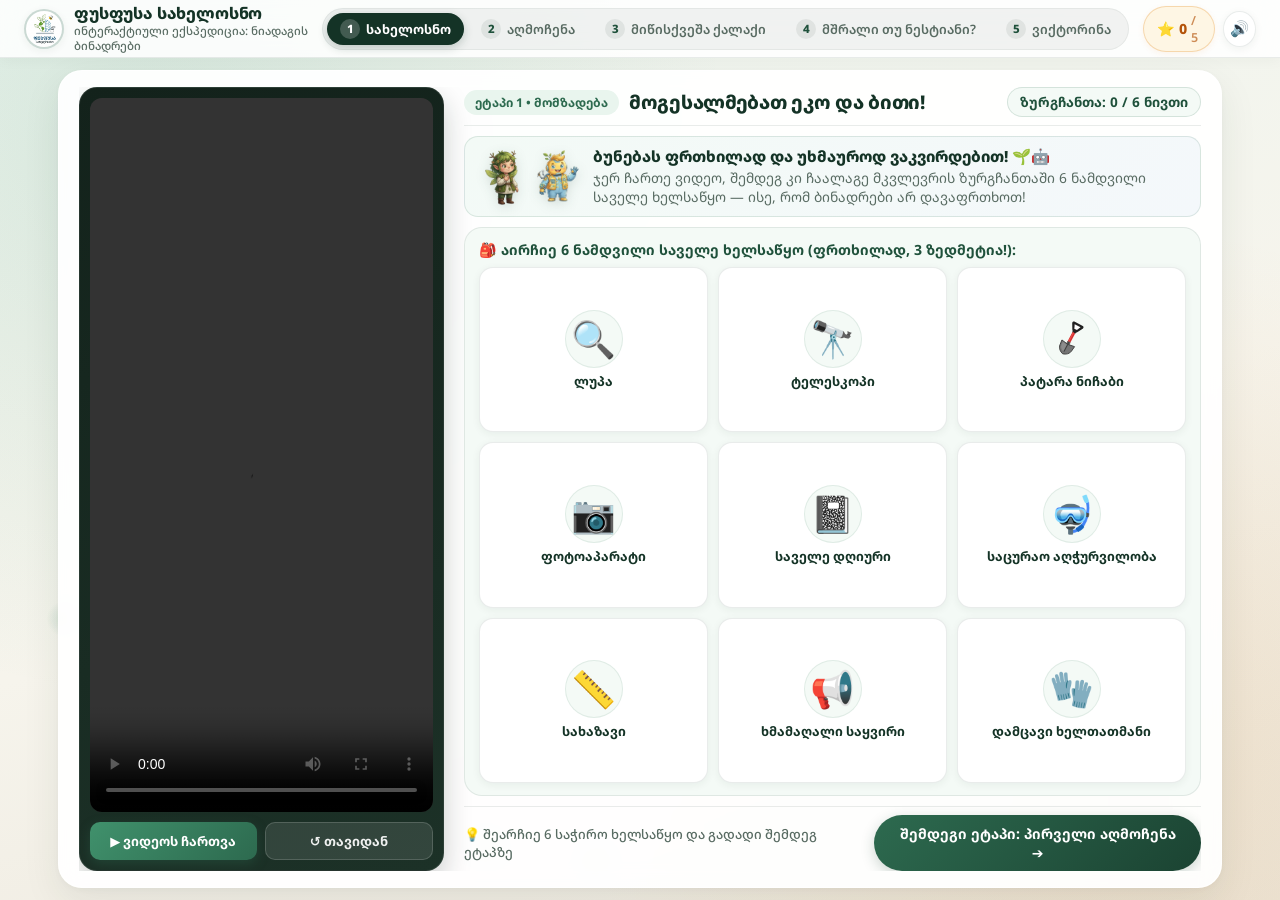
<file: index.html>
<!DOCTYPE html>
<html lang="ka">
<head>
  <meta charset="UTF-8" />
  <meta name="viewport" content="width=device-width, initial-scale=1.0" />
  <title>ფუსფუსა სახელოსნო — ნიადაგის ბინადრები</title>
  <link rel="preconnect" href="https://fonts.googleapis.com" />
  <link rel="preconnect" href="https://fonts.gstatic.com" crossorigin />
  <link href="https://fonts.googleapis.com/css2?family=Noto+Sans+Georgian:wght@400;500;600;700;800;900&display=swap" rel="stylesheet" />
  <link rel="stylesheet" href="style.css" />
</head>
<body>
  <!-- Decorative Floating Bioluminescent Soil Particles -->
  <div class="bg-decor" id="bgDecor"></div>

  <!-- Top Navigation Header -->
  <header class="app-header">
    <div class="brand-box">
      <img src="logo.png" alt="ფუსფუსა სახელოსნო" class="brand-logo" />
      <div class="brand-title">
        <h1>ფუსფუსა სახელოსნო</h1>
        <p>ინტერაქტიული ექსპედიცია: ნიადაგის ბინადრები</p>
      </div>
    </div>

    <nav class="stage-nav" aria-label="ეტაპების ნავიგაცია">
      <button class="stage-btn active" data-stage="1" onclick="goToStage(1)">
        <span class="stage-num">1</span> სახელოსნო
      </button>
      <button class="stage-btn" data-stage="2" onclick="goToStage(2)">
        <span class="stage-num">2</span> აღმოჩენა
      </button>
      <button class="stage-btn" data-stage="3" onclick="goToStage(3)">
        <span class="stage-num">3</span> მიწისქვეშა ქალაქი
      </button>
      <button class="stage-btn" data-stage="4" onclick="goToStage(4)">
        <span class="stage-num">4</span> მშრალი თუ ნესტიანი?
      </button>
      <button class="stage-btn" data-stage="5" onclick="goToStage(5)">
        <span class="stage-num">5</span> ვიქტორინა
      </button>
    </nav>

    <div class="header-controls">
      <div class="score-pill" title="დაგროვებული ვარსკვლავები">
        <span class="star-emoji">⭐</span>
        <span id="starCount">0</span>
        <span class="star-max">/ 5</span>
      </div>
      <button class="icon-btn" id="soundToggleBtn" onclick="toggleSound()" title="ხმოვანი ეფექტების ჩართვა/გამორთვა">
        🔊
      </button>
    </div>
  </header>

  <main class="main-container">
    <!-- ==================== STAGE 1: INTRO ==================== -->
    <section class="stage-section active" id="stage-1">
      <div class="stage-card">
        <div class="split-grid">
          <!-- Large Full-Height Video 1 Column -->
          <div class="video-panel">
            <div class="video-frame-wrapper">
              <video id="video-1" src="1.mp4" controls playsinline preload="metadata"></video>
            </div>
            <div class="video-controls-bar">
              <button class="vid-btn primary" onclick="playStageVideo(1)">▶ ვიდეოს ჩართვა</button>
              <button class="vid-btn secondary" onclick="replayStageVideo(1)">↺ თავიდან</button>
            </div>
          </div>

          <!-- Compact, Rich Interactive Intro Column -->
          <div class="stage-right-col">
            <div class="stage-header-banner">
              <div class="stage-header-left">
                <span class="stage-badge">ეტაპი 1 • მომზადება</span>
                <h2>მოგესალმებათ ეკო და ბითი!</h2>
              </div>
              <div class="stage-progress-counter">
                ზურგჩანთა: <span id="toolsPickedCount">0</span> / 6 ნივთი
              </div>
            </div>

            <div class="mascots-banner">
              <div class="mascot-avatars">
                <img src="დედამიწა.png" alt="ეკო" class="mascot-img" />
                <img src="ტექნოლოგია.png" alt="ბითი" class="mascot-img" />
              </div>
              <div class="mascot-speech">
                <h3>ბუნებას ფრთხილად და უხმაუროდ ვაკვირდებით! 🌱🤖</h3>
                <p id="stage1Speech">
                  ჯერ ჩართე ვიდეო, შემდეგ კი ჩაალაგე მკვლევრის ზურგჩანთაში 6 ნამდვილი საველე ხელსაწყო — ისე, რომ ბინადრები არ დავაფრთხოთ!
                </p>
              </div>
            </div>

            <!-- Interactive Explorer Backpack Tool Selection with Distractors -->
            <div class="tools-selector">
              <div class="section-mini-header">
                <h4>🎒 აირჩიე 6 ნამდვილი საველე ხელსაწყო (ფრთხილად, 3 ზედმეტია!):</h4>
              </div>
              <div class="tool-options">
                <button class="tool-card-btn" onclick="selectExplorerTool(this, 'lupa')">
                  <span class="tool-emoji">🔍</span>
                  <div class="tool-meta">
                    <strong>ლუპა</strong>
                    <span>პატარა ბინადრების ახლოდან დასაკვირვებლად!</span>
                  </div>
                  <span class="tool-badge"></span>
                </button>

                <button class="tool-card-btn" onclick="selectExplorerTool(this, 'telescope')">
                  <span class="tool-emoji">🔭</span>
                  <div class="tool-meta">
                    <strong>ტელესკოპი</strong>
                    <span>ცის საყურებლადაა, მიწაში არ გვჭირდება!</span>
                  </div>
                  <span class="tool-badge"></span>
                </button>

                <button class="tool-card-btn" onclick="selectExplorerTool(this, 'shovel')">
                  <span class="tool-emoji">
                    <svg viewBox="0 0 64 64" width="42" height="42" aria-hidden="true" style="transform: rotate(28deg);">
                      <!-- Black D-Handle -->
                      <path d="M24 5 H40 C42 5 43 7 42 9 L37 18 C36 20 34 21 32 21 C30 21 28 20 27 18 L22 9 C21 7 22 5 24 5 Z" fill="#212121"/>
                      <path d="M26.5 8.5 H37.5 L34.5 15.5 H29.5 Z" fill="#ffffff"/>
                      <rect x="29" y="18" width="6" height="5" rx="1" fill="#212121"/>
                      <!-- Red Shaft -->
                      <rect x="29.5" y="22" width="5" height="19" fill="#d32f2f"/>
                      <rect x="30.5" y="22" width="1.5" height="19" fill="#ef5350"/>
                      <!-- Metal Collar & Spade Blade -->
                      <rect x="29" y="39" width="6" height="5" rx="1" fill="#616161"/>
                      <path d="M20 42 L32 44 L44 42 L43 51 C42.5 56.5 37.5 60.5 32 62 C26.5 60.5 21.5 56.5 21 51 Z" fill="#757575" stroke="#424242" stroke-width="1.5"/>
                      <!-- Blade Highlight & Center Ridge -->
                      <path d="M32 40 V57" stroke="#424242" stroke-width="2" stroke-linecap="round"/>
                      <path d="M23 44 L31 45.5 V58 C26.5 56.5 23.5 53.5 23 49.5 Z" fill="#9e9e9e" opacity="0.55"/>
                    </svg>
                  </span>
                  <div class="tool-meta">
                    <strong>პატარა ნიჩაბი</strong>
                    <span>მიწის ფრთხილად გადასაწევად!</span>
                  </div>
                  <span class="tool-badge"></span>
                </button>

                <button class="tool-card-btn" onclick="selectExplorerTool(this, 'camera')">
                  <span class="tool-emoji">📷</span>
                  <div class="tool-meta">
                    <strong>ფოტოაპარატი</strong>
                    <span>ბინადრების შორიდან გადასაღებად!</span>
                  </div>
                  <span class="tool-badge"></span>
                </button>

                <button class="tool-card-btn" onclick="selectExplorerTool(this, 'diary')">
                  <span class="tool-emoji">📓</span>
                  <div class="tool-meta">
                    <strong>საველე დღიური</strong>
                    <span>აღმოჩენების ჩასანიშნად!</span>
                  </div>
                  <span class="tool-badge"></span>
                </button>

                <button class="tool-card-btn" onclick="selectExplorerTool(this, 'fins')">
                  <span class="tool-emoji">🤿</span>
                  <div class="tool-meta">
                    <strong>საცურაო აღჭურვილობა</strong>
                    <span>წყალში საცურაოდაა, მიწაზე არა!</span>
                  </div>
                  <span class="tool-badge"></span>
                </button>

                <button class="tool-card-btn" onclick="selectExplorerTool(this, 'ruler')">
                  <span class="tool-emoji">📏</span>
                  <div class="tool-meta">
                    <strong>სახაზავი</strong>
                    <span>ბინადრებისა და ნაკვალევის გასაზომად!</span>
                  </div>
                  <span class="tool-badge"></span>
                </button>

                <button class="tool-card-btn" onclick="selectExplorerTool(this, 'horn')">
                  <span class="tool-emoji">📢</span>
                  <div class="tool-meta">
                    <strong>ხმამაღალი საყვირი</strong>
                    <span>ხმაური ბინადრებს დააფრთხობს!</span>
                  </div>
                  <span class="tool-badge"></span>
                </button>

                <button class="tool-card-btn" onclick="selectExplorerTool(this, 'gloves')">
                  <span class="tool-emoji">🧤</span>
                  <div class="tool-meta">
                    <strong>დამცავი ხელთათმანი</strong>
                    <span>მიწასთან უსაფრთხოდ სამუშაოდ!</span>
                  </div>
                  <span class="tool-badge"></span>
                </button>
              </div>
            </div>

            <div class="stage-footer-nav">
              <span class="hint-note">
                💡 შეარჩიე 6 საჭირო ხელსაწყო და გადადი შემდეგ ეტაპზე
              </span>
              <button class="nav-action-btn next-btn" onclick="goToStage(2)">
                შემდეგი ეტაპი: პირველი აღმოჩენა ➔
              </button>
            </div>
          </div>
        </div>
      </div>
    </section>

    <!-- ==================== STAGE 2: FIRST DISCOVERY & SCANNER ==================== -->
    <section class="stage-section" id="stage-2">
      <div class="stage-card">
        <div class="split-grid">
          <!-- Large Full-Height Video 2 Column -->
          <div class="video-panel">
            <div class="video-frame-wrapper">
              <video id="video-2" src="2.mp4" controls playsinline preload="metadata"></video>
            </div>
            <div class="video-controls-bar">
              <button class="vid-btn primary" onclick="playStageVideo(2)">▶ ვიდეოს ჩართვა</button>
              <button class="vid-btn secondary" onclick="replayStageVideo(2)">↺ თავიდან</button>
            </div>
          </div>

          <!-- Scanner Activity Column -->
          <div class="stage-right-col">
            <div class="stage-header-banner">
              <div class="stage-header-left">
                <span class="stage-badge">ეტაპი 2 • პირველი აღმოჩენა</span>
                <h2>ვინ იმალება ნიადაგის ქვეშ?</h2>
              </div>
              <div class="stage-progress-counter">
                ნაპოვნია: <span id="foundCount">0</span> / 10 ბინადარი
              </div>
            </div>

            <div class="mascots-banner">
              <div class="mascot-avatars">
                <img src="დედამიწა.png" alt="ეკო" class="mascot-img" />
                <img src="ტექნოლოგია.png" alt="ბითი" class="mascot-img" />
              </div>
              <div class="mascot-speech">
                <h3>🔍 ნიადაგი ცოცხალი სამყაროა — ყველას თავისი საქმე აქვს!</h3>
                <p>
                  უყურე ვიდეოს, შემდეგ კი დააწკაპუნე მანათობელ წერტილებს (<strong>?</strong>) და აღმოაჩინე ნიადაგის 10 ნამდვილი ბინადარი!
                </p>
              </div>
            </div>

            <!-- Interactive Soil Scanner + Field Diary Split -->
            <div class="scanner-diary-grid">
              <div class="scanner-scene" id="scannerScene" onmousemove="moveScannerLens(event)">
                <div class="grass-strip"></div>
                <div class="scanner-lens" id="scannerLens"></div>

                <!-- 10 Hotspots placed at biologically accurate soil layers -->
                <!-- Soft Soil & Roots Layer -->
                <div class="scanner-hotspot" style="top: 50%; left: 87%;" onclick="discoverCreature(this, 0)">
                  <span class="spot-question">?</span>
                  <div class="spot-creature">
                    <span class="creature-emoji"><img src="ჭიაყელა.jpg" alt="ჭიაყელა" class="worm-photo-icon" /></span>
                    <span class="creature-label">ჭიაყელა</span>
                  </div>
                </div>

                <!-- Surface & Leaf Litter Layer -->
                <div class="scanner-hotspot" style="top: 25%; left: 13%;" onclick="discoverCreature(this, 1)">
                  <span class="spot-question">?</span>
                  <div class="spot-creature">
                    <span class="creature-emoji">🐌</span>
                    <span class="creature-label">ლოკოკინა</span>
                  </div>
                </div>

                <!-- Soft Soil & Roots Layer -->
                <div class="scanner-hotspot" style="top: 52%; left: 42%;" onclick="discoverCreature(this, 2)">
                  <span class="spot-question">?</span>
                  <div class="spot-creature">
                    <span class="creature-emoji">🐜</span>
                    <span class="creature-label">ჭიანჭველა</span>
                  </div>
                </div>

                <!-- Soft Soil & Roots Layer -->
                <div class="scanner-hotspot" style="top: 54%; left: 65%;" onclick="discoverCreature(this, 3)">
                  <span class="spot-question">?</span>
                  <div class="spot-creature">
                    <span class="creature-emoji">🐛</span>
                    <span class="creature-label">ხოჭოს მატლი</span>
                  </div>
                </div>

                <!-- Deep Underground Burrow Layer -->
                <div class="scanner-hotspot" style="top: 80%; left: 72%;" onclick="discoverCreature(this, 4)">
                  <span class="spot-question">?</span>
                  <div class="spot-creature">
                    <span class="creature-emoji"><img src="თხუნელა.png" alt="თხუნელა" class="worm-photo-icon" /></span>
                    <span class="creature-label">თხუნელა</span>
                  </div>
                </div>

                <!-- Upper Soil / Under Leaves Layer -->
                <div class="scanner-hotspot" style="top: 50%; left: 16%;" onclick="discoverCreature(this, 5)">
                  <span class="spot-question">?</span>
                  <div class="spot-creature">
                    <span class="creature-emoji">
                      <svg viewBox="0 0 64 40" width="32" height="22" aria-hidden="true">
                        <!-- Millipede Legs -->
                        <g stroke="#5d4037" stroke-width="2" stroke-linecap="round">
                          <line x1="12" y1="24" x2="9" y2="34"/><line x1="15" y1="24" x2="14" y2="34"/>
                          <line x1="22" y1="23" x2="20" y2="33"/><line x1="25" y1="23" x2="24" y2="33"/>
                          <line x1="32" y1="22" x2="30" y2="32"/><line x1="35" y1="22" x2="34" y2="32"/>
                          <line x1="42" y1="23" x2="40" y2="33"/><line x1="45" y1="23" x2="44" y2="33"/>
                          <line x1="51" y1="24" x2="50" y2="34"/><line x1="54" y1="24" x2="55" y2="34"/>
                        </g>
                        <!-- Segmented Body -->
                        <circle cx="13" cy="20" r="6" fill="#bf360c"/>
                        <circle cx="22" cy="18" r="6.5" fill="#d84315"/>
                        <circle cx="32" cy="17" r="6.5" fill="#e64a19"/>
                        <circle cx="42" cy="18" r="6.5" fill="#d84315"/>
                        <circle cx="51" cy="19" r="7" fill="#bf360c"/>
                        <!-- Antennae & Eye -->
                        <path d="M56 15 Q61 9 63 11" fill="none" stroke="#bf360c" stroke-width="2" stroke-linecap="round"/>
                        <path d="M57 18 Q62 15 63 18" fill="none" stroke="#bf360c" stroke-width="2" stroke-linecap="round"/>
                        <circle cx="53.5" cy="17.5" r="1.5" fill="#fff"/>
                      </svg>
                    </span>
                    <span class="creature-label">მრავალფეხა</span>
                  </div>
                </div>

                <!-- Surface & Loose Soil Layer -->
                <div class="scanner-hotspot" style="top: 25%; left: 62%;" onclick="discoverCreature(this, 6)">
                  <span class="spot-question">?</span>
                  <div class="spot-creature">
                    <span class="creature-emoji"><img src="ხოჭო.png" alt="მინდვრის ხოჭო" class="worm-photo-icon" /></span>
                    <span class="creature-label">მინდვრის ხოჭო</span>
                  </div>
                </div>

                <!-- Surface / Sunny Crevices Layer (Reptile) -->
                <div class="scanner-hotspot" style="top: 25%; left: 37%;" onclick="discoverCreature(this, 7)">
                  <span class="spot-question">?</span>
                  <div class="spot-creature">
                    <span class="creature-emoji">🦎</span>
                    <span class="creature-label">ხვლიკი</span>
                  </div>
                </div>

                <!-- Deep Underground Burrow Layer -->
                <div class="scanner-hotspot" style="top: 80%; left: 30%;" onclick="discoverCreature(this, 8)">
                  <span class="spot-question">?</span>
                  <div class="spot-creature">
                    <span class="creature-emoji">🐭</span>
                    <span class="creature-label">მინდვრის თაგვი</span>
                  </div>
                </div>

                <!-- Surface & Leaf Litter Layer -->
                <div class="scanner-hotspot" style="top: 25%; left: 86%;" onclick="discoverCreature(this, 9)">
                  <span class="spot-question">?</span>
                  <div class="spot-creature">
                    <span class="creature-emoji">🦔</span>
                    <span class="creature-label">ზღარბი</span>
                  </div>
                </div>
              </div>

              <!-- Field Diary Notebook Panel -->
              <aside class="field-diary-card" aria-label="ეკოს საველე დღიური">
                <div class="diary-header">
                  <span class="diary-title">📓 საველე დღიური</span>
                  <span class="diary-sub">✍️ აღმოჩენების სია</span>
                </div>
                <div class="diary-entries-list" id="diaryEntriesList">
                  <div class="diary-line" data-slot="0"><span class="line-num">1.</span><span class="line-placeholder">• • • • • • • • •</span></div>
                  <div class="diary-line" data-slot="1"><span class="line-num">2.</span><span class="line-placeholder">• • • • • • • • •</span></div>
                  <div class="diary-line" data-slot="2"><span class="line-num">3.</span><span class="line-placeholder">• • • • • • • • •</span></div>
                  <div class="diary-line" data-slot="3"><span class="line-num">4.</span><span class="line-placeholder">• • • • • • • • •</span></div>
                  <div class="diary-line" data-slot="4"><span class="line-num">5.</span><span class="line-placeholder">• • • • • • • • •</span></div>
                  <div class="diary-line" data-slot="5"><span class="line-num">6.</span><span class="line-placeholder">• • • • • • • • •</span></div>
                  <div class="diary-line" data-slot="6"><span class="line-num">7.</span><span class="line-placeholder">• • • • • • • • •</span></div>
                  <div class="diary-line" data-slot="7"><span class="line-num">8.</span><span class="line-placeholder">• • • • • • • • •</span></div>
                  <div class="diary-line" data-slot="8"><span class="line-num">9.</span><span class="line-placeholder">• • • • • • • • •</span></div>
                  <div class="diary-line" data-slot="9"><span class="line-num">10.</span><span class="line-placeholder">• • • • • • • • •</span></div>
                </div>
              </aside>
            </div>

            <!-- Discovery Info Card -->
            <div class="discovery-info-card" id="discoveryInfoCard">
              <div class="discovery-icon-big" id="discoveryIcon">🔎</div>
              <div>
                <h4 id="discoveryTitle">
                  დააწკაპუნე ნიადაგში მოციმციმე წრეებს!
                </h4>
                <p id="discoveryText">
                  ეკო და ბითი მოგიყვებიან თითოეული აღმოჩენილი ბინადრის საიდუმლოს.
                </p>
              </div>
            </div>

            <div class="stage-footer-nav">
              <button class="nav-action-btn prev-btn" onclick="goToStage(1)">⬅ უკან</button>
              <button class="nav-action-btn next-btn" onclick="goToStage(3)">
                შემდეგი ეტაპი: მიწისქვეშა ქალაქი ➔
              </button>
            </div>
          </div>
        </div>
      </div>
    </section>

    <!-- ==================== STAGE 3: UNDERGROUND CITY ==================== -->
    <section class="stage-section" id="stage-3">
      <div class="stage-card">
        <div class="split-grid">
          <!-- Large Full-Height Video 3 Column -->
          <div class="video-panel">
            <div class="video-frame-wrapper">
              <video id="video-3" src="3.mp4" controls playsinline preload="metadata"></video>
            </div>
            <div class="video-controls-bar">
              <button class="vid-btn primary" onclick="playStageVideo(3)">▶ ვიდეოს ჩართვა</button>
              <button class="vid-btn secondary" onclick="replayStageVideo(3)">↺ თავიდან</button>
            </div>
          </div>

          <!-- Underground City Activity Column -->
          <div class="stage-right-col">
            <div class="stage-header-banner">
              <div class="stage-header-left">
                <span class="stage-badge">ეტაპი 3 • მიწისქვეშა ქალაქი</span>
                <h2>ვინ სად ცხოვრობს?</h2>
              </div>
              <div class="stage-progress-counter">
                <span id="cityPlacedCount">0</span> / 12
              </div>
            </div>

            <!-- Visual Draggable Animal Tokens (12 Real Inhabitants across 3 Floors) -->
            <div class="animal-tray visual-only-tray" id="cityAnimalTray">
              <div class="animal-token visual-token" draggable="true" data-animal="mole" data-tooltip="თხუნელა" aria-label="თხუნელა" ondragstart="dragCityAnimal(event, 'mole')" onclick="selectCityAnimal(this, 'mole')">
                <span><img src="თხუნელა.png" alt="თხუნელა" class="worm-token-img" /></span>
              </div>
              <div class="animal-token visual-token" draggable="true" data-animal="snail" data-tooltip="ლოკოკინა" aria-label="ლოკოკინა" ondragstart="dragCityAnimal(event, 'snail')" onclick="selectCityAnimal(this, 'snail')">
                <span>🐌</span>
              </div>
              <div class="animal-token visual-token" draggable="true" data-animal="ants" data-tooltip="ჭიანჭველა" aria-label="ჭიანჭველა" ondragstart="dragCityAnimal(event, 'ants')" onclick="selectCityAnimal(this, 'ants')">
                <span>🐜</span>
              </div>
              <div class="animal-token visual-token" draggable="true" data-animal="fox" data-tooltip="მელა" aria-label="მელა" ondragstart="dragCityAnimal(event, 'fox')" onclick="selectCityAnimal(this, 'fox')">
                <span>🦊</span>
              </div>
              <div class="animal-token visual-token" draggable="true" data-animal="beetle" data-tooltip="მინდვრის ხოჭო" aria-label="მინდვრის ხოჭო" ondragstart="dragCityAnimal(event, 'beetle')" onclick="selectCityAnimal(this, 'beetle')">
                <span><img src="ხოჭო.png" alt="მინდვრის ხოჭო" class="worm-token-img" /></span>
              </div>
              <div class="animal-token visual-token" draggable="true" data-animal="worm" data-tooltip="ჭიაყელა" aria-label="ჭიაყელა" ondragstart="dragCityAnimal(event, 'worm')" onclick="selectCityAnimal(this, 'worm')">
                <span><img src="ჭიაყელა.jpg" alt="ჭიაყელა" class="worm-token-img" /></span>
              </div>
              <div class="animal-token visual-token" draggable="true" data-animal="lizard" data-tooltip="ხვლიკი" aria-label="ხვლიკი" ondragstart="dragCityAnimal(event, 'lizard')" onclick="selectCityAnimal(this, 'lizard')">
                <span>🦎</span>
              </div>
              <div class="animal-token visual-token" draggable="true" data-animal="mouse" data-tooltip="მინდვრის თაგვი" aria-label="მინდვრის თაგვი" ondragstart="dragCityAnimal(event, 'mouse')" onclick="selectCityAnimal(this, 'mouse')">
                <span>🐭</span>
              </div>
              <div class="animal-token visual-token" draggable="true" data-animal="millipede" data-tooltip="მრავალფეხა" aria-label="მრავალფეხა" ondragstart="dragCityAnimal(event, 'millipede')" onclick="selectCityAnimal(this, 'millipede')">
                <span>
                  <svg viewBox="0 0 64 40" width="32" height="22" aria-hidden="true">
                    <g stroke="#5d4037" stroke-width="2" stroke-linecap="round">
                      <line x1="12" y1="24" x2="9" y2="34"/><line x1="15" y1="24" x2="14" y2="34"/>
                      <line x1="22" y1="23" x2="20" y2="33"/><line x1="25" y1="23" x2="24" y2="33"/>
                      <line x1="32" y1="22" x2="30" y2="32"/><line x1="35" y1="22" x2="34" y2="32"/>
                      <line x1="42" y1="23" x2="40" y2="33"/><line x1="45" y1="23" x2="44" y2="33"/>
                      <line x1="51" y1="24" x2="50" y2="34"/><line x1="54" y1="24" x2="55" y2="34"/>
                    </g>
                    <circle cx="13" cy="20" r="6" fill="#bf360c"/>
                    <circle cx="22" cy="18" r="6.5" fill="#d84315"/>
                    <circle cx="32" cy="17" r="6.5" fill="#e64a19"/>
                    <circle cx="42" cy="18" r="6.5" fill="#d84315"/>
                    <circle cx="51" cy="19" r="7" fill="#bf360c"/>
                    <path d="M56 15 Q61 9 63 11" fill="none" stroke="#bf360c" stroke-width="2" stroke-linecap="round"/>
                    <path d="M57 18 Q62 15 63 18" fill="none" stroke="#bf360c" stroke-width="2" stroke-linecap="round"/>
                    <circle cx="53.5" cy="17.5" r="1.5" fill="#fff"/>
                  </svg>
                </span>
              </div>
              <div class="animal-token visual-token" draggable="true" data-animal="hedgehog" data-tooltip="ზღარბი" aria-label="ზღარბი" ondragstart="dragCityAnimal(event, 'hedgehog')" onclick="selectCityAnimal(this, 'hedgehog')">
                <span>🦔</span>
              </div>
              <div class="animal-token visual-token" draggable="true" data-animal="badger" data-tooltip="მაჩვი" aria-label="მაჩვი" ondragstart="dragCityAnimal(event, 'badger')" onclick="selectCityAnimal(this, 'badger')">
                <span>🦡</span>
              </div>
              <div class="animal-token visual-token" draggable="true" data-animal="larva" data-tooltip="ხოჭოს მატლი" aria-label="ხოჭოს მატლი" ondragstart="dragCityAnimal(event, 'larva')" onclick="selectCityAnimal(this, 'larva')">
                <span>🐛</span>
              </div>
            </div>

            <!-- Interactive 3-Column Photo Board (ქალაქი.jpg) -->
            <div class="city-photo-board">
              <img src="ქალაქი.jpg" alt="მიწისქვეშა ქალაქის ფენები" class="city-bg-img" draggable="false" />
              <div class="city-zones-overlay">
                <!-- Zone 1: Surface & Leaf Litter -->
                <div
                  class="city-photo-zone"
                  data-zone="surface"
                  ondragover="allowCityDrop(event, this)"
                  ondragleave="leaveCityDrop(this)"
                  ondrop="dropOnCityZone(event, this, 'surface')"
                  onclick="placeInCityZone(this, 'surface')"
                >
                  <div class="zone-placed-badges" id="zoneBadges-surface"></div>
                </div>

                <!-- Zone 2: Soft Soil & Root Network -->
                <div
                  class="city-photo-zone"
                  data-zone="roots"
                  ondragover="allowCityDrop(event, this)"
                  ondragleave="leaveCityDrop(this)"
                  ondrop="dropOnCityZone(event, this, 'roots')"
                  onclick="placeInCityZone(this, 'roots')"
                >
                  <div class="zone-placed-badges" id="zoneBadges-roots"></div>
                </div>

                <!-- Zone 3: Deep Underground Burrow -->
                <div
                  class="city-photo-zone"
                  data-zone="deep"
                  ondragover="allowCityDrop(event, this)"
                  ondragleave="leaveCityDrop(this)"
                  ondrop="dropOnCityZone(event, this, 'deep')"
                  onclick="placeInCityZone(this, 'deep')"
                >
                  <div class="zone-placed-badges" id="zoneBadges-deep"></div>
                </div>
              </div>
            </div>

            <!-- Compact 1-Line Explorer's Note for Stage 3 -->
            <div class="explorer-note-card" id="cityNoteCard">
              <div class="explorer-note-tag">📓 მკვლევრის ჩანაწერი</div>
              <p id="cityFeedbackText">
                ბუნების კანონი: <strong>ვისაც როგორი სხეული აქვს, იმ სართულზე ცხოვრობს!</strong> აირჩიე ბინადარი და მოათავსე მის სართულზე.
              </p>
            </div>

            <div class="stage-footer-nav">
              <button class="nav-action-btn prev-btn" onclick="goToStage(2)">⬅ უკან</button>
              <button class="nav-action-btn next-btn" onclick="goToStage(4)">
                შემდეგი ეტაპი: მშრალი თუ ნესტიანი? ➔
              </button>
            </div>
          </div>
        </div>
      </div>
    </section>

    <!-- ==================== STAGE 4: DRY VS MOIST SOIL ==================== -->
    <section class="stage-section" id="stage-4">
      <div class="stage-card">
        <div class="split-grid">
          <!-- Large Full-Height Video 4 Column -->
          <div class="video-panel">
            <div class="video-frame-wrapper">
              <video id="video-4" src="4.mp4" controls playsinline preload="metadata"></video>
            </div>
            <div class="video-controls-bar">
              <button class="vid-btn primary" onclick="playStageVideo(4)">▶ ვიდეოს ჩართვა</button>
              <button class="vid-btn secondary" onclick="replayStageVideo(4)">↺ თავიდან</button>
            </div>
          </div>

          <!-- Habitat Sorting ("Return Home") Column -->
          <div class="stage-right-col">
            <div class="stage-header-banner">
              <div class="stage-header-left">
                <span class="stage-badge">ეტაპი 4 • გარემო</span>
                <h2>დააბრუნე ბინადრები თავიანთ გარემოში ☀️🌧️</h2>
              </div>
              <div class="stage-progress-counter">
                დაბინავებულია: <span id="sortedCount">0</span> / 10
              </div>
            </div>

            <!-- Tray of 10 Soil Creatures to Sort (Visual Tokens — Name on Hover) -->
            <div class="habitat-sort-tray" id="habitatSortTray">
              <button
                class="habitat-token"
                draggable="true"
                data-cid="worm_moist"
                data-tooltip="წვიმის ჭია"
                aria-label="წვიმის ჭია"
                onclick="selectHabitatCreature(this, 'worm_moist')"
                ondragstart="dragHabitatCreature(event, 'worm_moist')"
              >
                <span class="h-token-icon"><img src="ჭიაყელა.jpg" alt="წვიმის ჭია" class="worm-token-img" /></span>
              </button>

              <button
                class="habitat-token"
                draggable="true"
                data-cid="lizard_dry"
                data-tooltip="ხვლიკი"
                aria-label="ხვლიკი"
                onclick="selectHabitatCreature(this, 'lizard_dry')"
                ondragstart="dragHabitatCreature(event, 'lizard_dry')"
              >
                <span class="h-token-icon">🦎</span>
              </button>

              <button
                class="habitat-token"
                draggable="true"
                data-cid="snail_moist"
                data-tooltip="ლოკოკინა"
                aria-label="ლოკოკინა"
                onclick="selectHabitatCreature(this, 'snail_moist')"
                ondragstart="dragHabitatCreature(event, 'snail_moist')"
              >
                <span class="h-token-icon">🐌</span>
              </button>

              <button
                class="habitat-token"
                draggable="true"
                data-cid="field_beetle"
                data-tooltip="მინდვრის ხოჭო"
                aria-label="მინდვრის ხოჭო"
                onclick="selectHabitatCreature(this, 'field_beetle')"
                ondragstart="dragHabitatCreature(event, 'field_beetle')"
              >
                <span class="h-token-icon"><img src="ხოჭო.png" alt="მინდვრის ხოჭო" class="worm-token-img" /></span>
              </button>

              <button
                class="habitat-token"
                draggable="true"
                data-cid="millipede_moist"
                data-tooltip="მრავალფეხა"
                aria-label="მრავალფეხა"
                onclick="selectHabitatCreature(this, 'millipede_moist')"
                ondragstart="dragHabitatCreature(event, 'millipede_moist')"
              >
                <span class="h-token-icon">
                  <svg viewBox="0 0 64 40" width="32" height="22" aria-hidden="true">
                    <g stroke="#5d4037" stroke-width="2" stroke-linecap="round">
                      <line x1="12" y1="24" x2="9" y2="34"/><line x1="15" y1="24" x2="14" y2="34"/>
                      <line x1="22" y1="23" x2="20" y2="33"/><line x1="25" y1="23" x2="24" y2="33"/>
                      <line x1="32" y1="22" x2="30" y2="32"/><line x1="35" y1="22" x2="34" y2="32"/>
                      <line x1="42" y1="23" x2="40" y2="33"/><line x1="45" y1="23" x2="44" y2="33"/>
                      <line x1="51" y1="24" x2="50" y2="34"/><line x1="54" y1="24" x2="55" y2="34"/>
                    </g>
                    <circle cx="13" cy="20" r="6" fill="#bf360c"/>
                    <circle cx="22" cy="18" r="6.5" fill="#d84315"/>
                    <circle cx="32" cy="17" r="6.5" fill="#e64a19"/>
                    <circle cx="42" cy="18" r="6.5" fill="#d84315"/>
                    <circle cx="51" cy="19" r="7" fill="#bf360c"/>
                    <path d="M56 15 Q61 9 63 11" fill="none" stroke="#bf360c" stroke-width="2" stroke-linecap="round"/>
                    <path d="M57 18 Q62 15 63 18" fill="none" stroke="#bf360c" stroke-width="2" stroke-linecap="round"/>
                    <circle cx="53.5" cy="17.5" r="1.5" fill="#fff"/>
                  </svg>
                </span>
              </button>

              <button
                class="habitat-token"
                draggable="true"
                data-cid="tortoise_dry"
                data-tooltip="ხმელეთის კუ"
                aria-label="ხმელეთის კუ"
                onclick="selectHabitatCreature(this, 'tortoise_dry')"
                ondragstart="dragHabitatCreature(event, 'tortoise_dry')"
              >
                <span class="h-token-icon">🐢</span>
              </button>

              <button
                class="habitat-token"
                draggable="true"
                data-cid="hedgehog_moist"
                data-tooltip="ზღარბი"
                aria-label="ზღარბი"
                onclick="selectHabitatCreature(this, 'hedgehog_moist')"
                ondragstart="dragHabitatCreature(event, 'hedgehog_moist')"
              >
                <span class="h-token-icon">🦔</span>
              </button>

              <button
                class="habitat-token"
                draggable="true"
                data-cid="ants_dry"
                data-tooltip="ჭიანჭველა"
                aria-label="ჭიანჭველა"
                onclick="selectHabitatCreature(this, 'ants_dry')"
                ondragstart="dragHabitatCreature(event, 'ants_dry')"
              >
                <span class="h-token-icon">🐜</span>
              </button>

              <button
                class="habitat-token"
                draggable="true"
                data-cid="mouse_moist"
                data-tooltip="მინდვრის თაგვი"
                aria-label="მინდვრის თაგვი"
                onclick="selectHabitatCreature(this, 'mouse_moist')"
                ondragstart="dragHabitatCreature(event, 'mouse_moist')"
              >
                <span class="h-token-icon">🐭</span>
              </button>

              <button
                class="habitat-token"
                draggable="true"
                data-cid="cricket_dry"
                data-tooltip="მინდვრის ჭრიჭინა"
                aria-label="მინდვრის ჭრიჭინა"
                onclick="selectHabitatCreature(this, 'cricket_dry')"
                ondragstart="dragHabitatCreature(event, 'cricket_dry')"
              >
                <span class="h-token-icon">🦗</span>
              </button>
            </div>

            <!-- Two Clean Habitat Drop Zones: Dry & Loose vs. Cool & Moist -->
            <div class="habitat-zones-grid">
              <!-- Zone 1: Dry & Loose Soil -->
              <div
                class="habitat-zone zone-dry"
                id="habitatZoneDry"
                onclick="placeInHabitatZone(this, 'dry')"
                ondragover="allowHabitatDrop(event, this)"
                ondragleave="leaveHabitatDrop(this)"
                ondrop="dropOnHabitatZone(event, this, 'dry')"
              >
                <div class="habitat-zone-header">
                  <span class="hz-weather-icon">☀️</span>
                  <div class="hz-title-box">
                    <h3>მშრალი და ფხვიერი ნიადაგი</h3>
                    <span>მზიანი, თბილი და ფხვიერი მიწის ზედაპირი</span>
                  </div>
                </div>
                <div class="habitat-placed-list" id="habitatPlaced-dry"></div>
              </div>

              <!-- Zone 2: Cool & Moist Soil -->
              <div
                class="habitat-zone zone-moist"
                id="habitatZoneMoist"
                onclick="placeInHabitatZone(this, 'moist')"
                ondragover="allowHabitatDrop(event, this)"
                ondragleave="leaveHabitatDrop(this)"
                ondrop="dropOnHabitatZone(event, this, 'moist')"
              >
                <div class="habitat-zone-header">
                  <span class="hz-weather-icon">🌧️</span>
                  <div class="hz-title-box">
                    <h3>გრილი და ნესტიანი ნიადაგი</h3>
                    <span>სველი ფოთლები, ნესტიანი მიწა და გრილი სოროები</span>
                  </div>
                </div>
                <div class="habitat-placed-list" id="habitatPlaced-moist"></div>
              </div>
            </div>

            <!-- Clean Explorer's Note on Last Selected/Sorted Creature -->
            <div class="explorer-note-card" id="explorerNoteCard">
              <div class="explorer-note-tag">📓 მკვლევრის ჩანაწერი</div>
              <p id="sortFeedbackText">
                აირჩიე ბინადარი ზედა ზოლიდან (ან გადაიტანე) და დააბრუნე თავის სახლში — <strong>☀️ მშრალ და ფხვიერ</strong> ან <strong>🌧️ გრილ და ნესტიან</strong> ნიადაგში!
              </p>
            </div>

            <div class="stage-footer-nav">
              <button class="nav-action-btn prev-btn" onclick="goToStage(3)">⬅ უკან</button>
              <button class="nav-action-btn next-btn" onclick="goToStage(5)">
                შემდეგი ეტაპი: შემაჯამებელი ვიქტორინა ➔
              </button>
            </div>
          </div>
        </div>
      </div>
    </section>

    <!-- ==================== STAGE 5: FINAL QUIZ & DIPLOMA ==================== -->
    <section class="stage-section" id="stage-5">
      <div class="stage-card">
        <div class="quiz-box">
          <div class="stage-header-banner">
            <div class="stage-header-left">
              <span class="stage-badge">ეტაპი 5 • ფინალი</span>
              <h2>ფუსფუსა სახელოსნოს შემაჯამებელი ვიქტორინა</h2>
            </div>
          </div>

          <div class="mascots-banner" id="quizMascotsBanner">
            <div class="mascot-avatars">
              <img src="დედამიწა.png" alt="ეკო" class="mascot-img" />
              <img src="ტექნოლოგია.png" alt="ბითი" class="mascot-img" />
            </div>
            <div class="mascot-speech">
              <h3>🏆 შეამოწმე შენი ცოდნა ეკოსა და ბითისთან ერთად!</h3>
              <p id="quizHelperText">
                უპასუხე 6 შეკითხვას ვიდეოების შინაარსიდან და მიიღე დასაბეჭდი სერთიფიკატი — „ნიადაგის ბინადრების მკვლევარები“!
              </p>
            </div>
          </div>

          <div id="quizContainer">
            <div class="quiz-progress" id="quizProgressText">შეკითხვა 1 / 6</div>
            <div class="quiz-question-card">
              <h3 id="quizQuestionTitle">იტვირთება...</h3>
              <div class="quiz-options" id="quizOptionsBox"></div>
            </div>
          </div>

          <!-- Final Printable Certificate -->
          <div class="certificate-card" id="certificateCard">
            <div class="cert-print-border">
              <div class="cert-mascots">
                <img src="დედამიწა.png" alt="ეკო" />
                <div class="cert-header-titles">
                  <div class="cert-logo-row">
                    <img src="logo.png" alt="ფუსფუსა სახელოსნოს ლოგო" class="cert-logo" />
                  </div>
                  <h2 class="cert-main-title">სერთიფიკატი</h2>
                  <div class="cert-badge-title">🏆 „ნიადაგის ბინადრების მკვლევარები“</div>
                </div>
                <img src="ტექნოლოგია.png" alt="ბითი" />
              </div>

              <div class="cert-recipient-box">
                <label for="certStudentName" class="cert-recipient-label">გადაეცემა ნორჩ მკვლევარს (სახელი და გვარი ან კლასი):</label>
                <input
                  type="text"
                  id="certStudentName"
                  class="cert-name-input"
                  placeholder="ჩაწერე სახელი და გვარი..."
                  autocomplete="off"
                />
              </div>

              <p class="cert-body-text">
                ეკოსა და ბითისთან ერთად „მიწისქვეშა ქალაქის“ წარმატებით გამოკვლევისთვის, ნიადაგის ბინადრების გაცნობისა და მათი საცხოვრებელი გარემოს შესწავლისთვის!
              </p>

              <div class="cert-footer-meta">
                <div class="cert-sign-col">
                  <strong>ეკო და ბითი</strong>
                  <span>ფუსფუსა სახელოსნოს მეგზურები</span>
                </div>
                <div class="cert-stars-seal">
                  ⭐ დაგროვებული ვარსკვლავები: <span id="finalStarScore">0</span>
                </div>
                <div class="cert-sign-col">
                  <strong id="certDateText"></strong>
                  <span>გაცემის თარიღი</span>
                </div>
              </div>
            </div>

            <div class="cert-actions-bar no-print">
              <button class="nav-action-btn download-cert-btn" onclick="downloadCertificateImage()">
                📥 სერთიფიკატის ჩამოტვირთვა
              </button>
              <button class="nav-action-btn print-cert-btn" onclick="printCertificate()">
                🖨️ დაბეჭდვა
              </button>
              <button class="nav-action-btn prev-btn" onclick="restartAdventure()">
                🔄 თავიდან დაწყება
              </button>
            </div>
          </div>

          <div class="stage-footer-nav">
            <button class="nav-action-btn prev-btn" onclick="goToStage(4)">⬅ უკან</button>
            <button class="nav-action-btn next-btn" onclick="goToStage(1)">🏠 მთავარ ეკრანზე დაბრუნება</button>
          </div>
        </div>
      </div>
    </section>
  </main>

  <script src="script.js"></script>
</body>
</html>
</file>
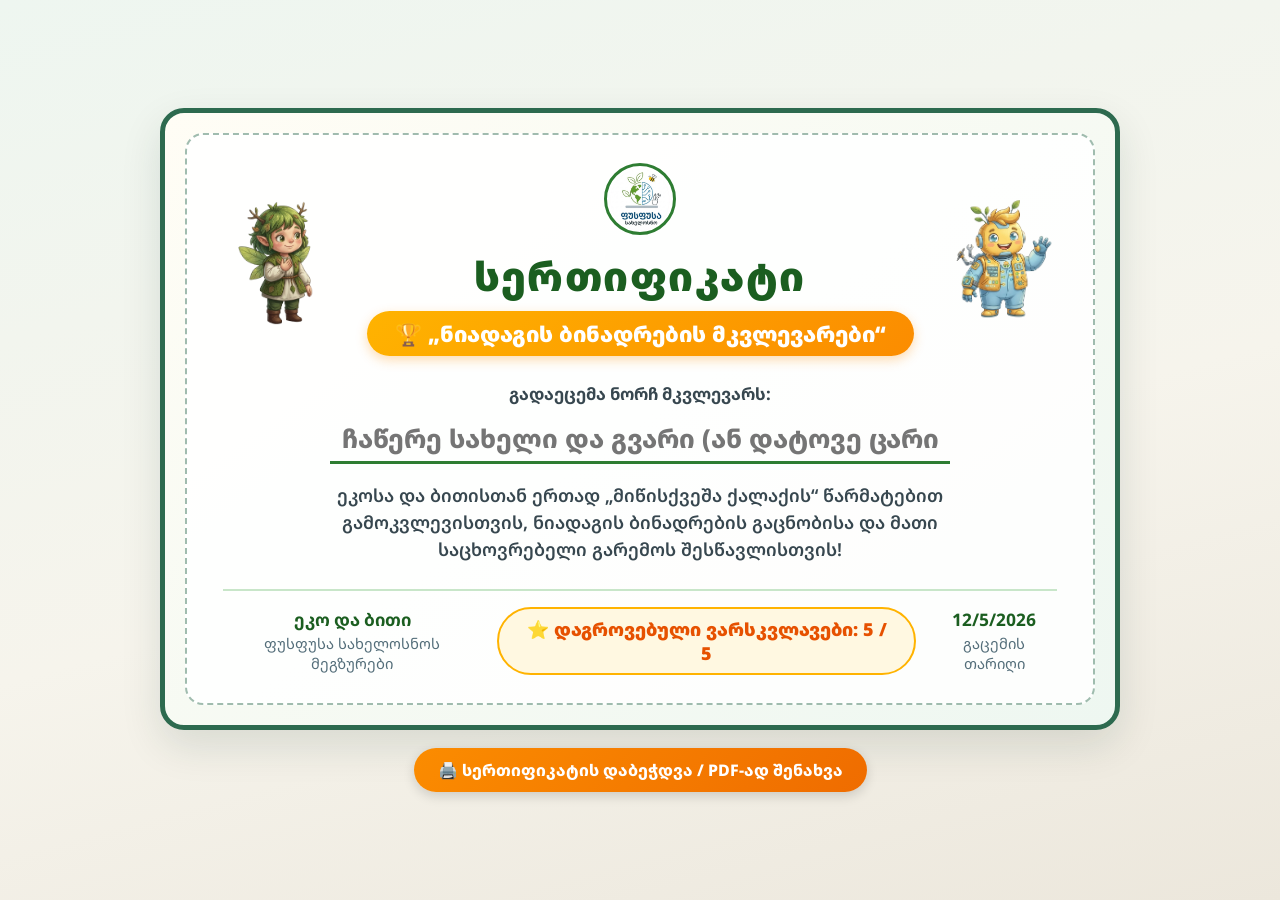
<file: სერთიფიკატი.html>
<!DOCTYPE html>
<html lang="ka">
<head>
  <meta charset="UTF-8" />
  <meta name="viewport" content="width=device-width, initial-scale=1.0" />
  <title>სერთიფიკატი — ნიადაგის ბინადრების მკვლევარები</title>
  <link rel="preconnect" href="https://fonts.googleapis.com" />
  <link rel="preconnect" href="https://fonts.gstatic.com" crossorigin />
  <link href="https://fonts.googleapis.com/css2?family=Noto+Sans+Georgian:wght@500;600;700;800;900&display=swap" rel="stylesheet" />
  <style>
    * {
      box-sizing: border-box;
      margin: 0;
      padding: 0;
    }

    body {
      min-height: 100vh;
      font-family: 'Noto Sans Georgian', 'Segoe UI', system-ui, sans-serif;
      background: linear-gradient(165deg, #eef6f0 0%, #f6f4ec 55%, #ece7dc 100%);
      display: flex;
      flex-direction: column;
      align-items: center;
      justify-content: center;
      padding: 20px;
      color: #1b2822;
    }

    .cert-sheet {
      width: 100%;
      max-width: 960px;
      background: linear-gradient(145deg, #fffdf5 0%, #eef7f1 100%);
      border: 5px solid #2d6a4f;
      border-radius: 24px;
      padding: 20px;
      box-shadow: 0 16px 40px rgba(20, 51, 38, 0.12);
    }

    .cert-inner {
      border: 2px dashed rgba(45, 106, 79, 0.45);
      border-radius: 18px;
      padding: 28px 36px;
      background: rgba(255, 255, 255, 0.85);
      text-align: center;
    }

    .cert-top-row {
      display: flex;
      align-items: center;
      justify-content: space-between;
      gap: 20px;
      margin-bottom: 14px;
    }

    .cert-mascot {
      width: 110px;
      height: 130px;
      object-fit: contain;
    }

    .cert-center-head {
      flex: 1;
    }

    .cert-logo {
      width: 72px;
      height: 72px;
      border-radius: 50%;
      border: 3px solid #2e7d32;
      object-fit: cover;
      background: #fff;
      margin-bottom: 8px;
    }

    .cert-title {
      font-size: 2.5rem;
      font-weight: 900;
      color: #1b5e20;
      letter-spacing: 1.5px;
      margin-bottom: 8px;
    }

    .cert-subtitle-badge {
      display: inline-block;
      background: linear-gradient(135deg, #ffb300, #fb8c00);
      color: #fff;
      font-weight: 900;
      font-size: 1.35rem;
      padding: 8px 28px;
      border-radius: 999px;
      box-shadow: 0 4px 12px rgba(251, 140, 0, 0.3);
    }

    .cert-recipient-section {
      margin: 26px auto 18px;
      max-width: 620px;
    }

    .cert-recipient-label {
      display: block;
      font-size: 1.05rem;
      font-weight: 700;
      color: #37474f;
      margin-bottom: 10px;
    }

    .cert-name-line {
      width: 100%;
      text-align: center;
      font-family: inherit;
      font-size: 1.6rem;
      font-weight: 800;
      color: #1b5e20;
      background: transparent;
      border: none;
      border-bottom: 3px solid #2e7d32;
      padding: 6px 12px;
      outline: none;
    }

    .cert-description {
      font-size: 1.12rem;
      font-weight: 600;
      color: #37474f;
      max-width: 700px;
      margin: 18px auto 26px;
      line-height: 1.5;
    }

    .cert-footer {
      display: flex;
      align-items: center;
      justify-content: space-between;
      border-top: 2px solid #c8e6c9;
      padding-top: 16px;
      gap: 16px;
    }

    .cert-sign {
      display: flex;
      flex-direction: column;
      font-size: 0.92rem;
      color: #546e7a;
    }

    .cert-sign strong {
      font-size: 1.08rem;
      color: #1b5e20;
      margin-bottom: 2px;
    }

    .cert-stars {
      background: #fff8e1;
      border: 2px solid #ffb300;
      color: #e65100;
      font-weight: 900;
      font-size: 1.12rem;
      padding: 8px 22px;
      border-radius: 999px;
    }

    .toolbar {
      margin-top: 18px;
      display: flex;
      gap: 12px;
      flex-wrap: wrap;
      justify-content: center;
    }

    .btn {
      padding: 11px 24px;
      border-radius: 999px;
      border: none;
      font-family: inherit;
      font-size: 1rem;
      font-weight: 800;
      cursor: pointer;
      color: #fff;
      display: inline-flex;
      align-items: center;
      gap: 8px;
      box-shadow: 0 4px 12px rgba(0, 0, 0, 0.15);
    }

    .btn-print {
      background: linear-gradient(135deg, #fb8c00, #ef6c00);
    }

    @media print {
      @page {
        size: landscape;
        margin: 10mm;
      }

      body {
        background: #fff !important;
        padding: 0 !important;
      }

      .toolbar {
        display: none !important;
      }

      .cert-sheet {
        box-shadow: none !important;
        max-width: 100% !important;
        -webkit-print-color-adjust: exact;
        print-color-adjust: exact;
      }

      .cert-name-line::placeholder {
        color: transparent !important;
      }
    }
  </style>
</head>
<body>
  <div class="cert-sheet">
    <div class="cert-inner">
      <div class="cert-top-row">
        <img src="დედამიწა.png" alt="ეკო" class="cert-mascot" />
        <div class="cert-center-head">
          <img src="logo.png" alt="ფუსფუსა სახელოსნო" class="cert-logo" />
          <h1 class="cert-title">სერთიფიკატი</h1>
          <div class="cert-subtitle-badge">🏆 „ნიადაგის ბინადრების მკვლევარები“</div>
        </div>
        <img src="ტექნოლოგია.png" alt="ბითი" class="cert-mascot" />
      </div>

      <div class="cert-recipient-section">
        <label class="cert-recipient-label" for="studentName">გადაეცემა ნორჩ მკვლევარს:</label>
        <input
          type="text"
          id="studentName"
          class="cert-name-line"
          placeholder="ჩაწერე სახელი და გვარი (ან დატოვე ცარიელი ხელით ჩასაწერად)"
        />
      </div>

      <p class="cert-description">
        ეკოსა და ბითისთან ერთად „მიწისქვეშა ქალაქის“ წარმატებით გამოკვლევისთვის, ნიადაგის ბინადრების გაცნობისა და მათი საცხოვრებელი გარემოს შესწავლისთვის!
      </p>

      <div class="cert-footer">
        <div class="cert-sign">
          <strong>ეკო და ბითი</strong>
          <span>ფუსფუსა სახელოსნოს მეგზურები</span>
        </div>
        <div class="cert-stars">⭐ დაგროვებული ვარსკვლავები: 5 / 5</div>
        <div class="cert-sign">
          <strong id="dateBox"></strong>
          <span>გაცემის თარიღი</span>
        </div>
      </div>
    </div>
  </div>

  <div class="toolbar">
    <button class="btn btn-print" onclick="window.print()">🖨️ სერთიფიკატის დაბეჭდვა / PDF-ად შენახვა</button>
  </div>

  <script>
    document.getElementById('dateBox').textContent = new Date().toLocaleDateString('ka-GE');
  </script>
</body>
</html>
</file>
<file: style.css>
:root {
  --forest-deep: #143326;
  --forest-mid: #1f513b;
  --eco-green: #2d6a4f;
  --eco-bright: #40916c;
  --eco-soft: #e9f5ee;
  --eco-tint: #f4faf6;
  --warm-cream: #f8f7f2;
  --amber-main: #d97706;
  --amber-bright: #f59e0b;
  --amber-soft: #fef6e4;
  --coral-error: #dc2626;
  --coral-soft: #fef2f2;
  --card-bg: #ffffff;
  --text-dark: #1b2822;
  --text-muted: #586b62;
  --border-subtle: rgba(20, 51, 38, 0.09);
  --border-strong: rgba(20, 51, 38, 0.16);
  --shadow-soft: 0 14px 38px rgba(20, 51, 38, 0.08), 0 2px 8px rgba(20, 51, 38, 0.04);
  --shadow-card: 0 6px 20px rgba(20, 51, 38, 0.08);
  --shadow-sm: 0 2px 8px rgba(20, 51, 38, 0.06);
  --radius-xl: 24px;
  --radius-lg: 18px;
  --radius-md: 14px;
  --radius-sm: 10px;
}

* {
  box-sizing: border-box;
  margin: 0;
  padding: 0;
}

html,
body {
  height: 100vh;
  width: 100vw;
  overflow: hidden;
  font-family: 'Noto Sans Georgian', 'Segoe UI', system-ui, -apple-system, sans-serif;
  background:
    radial-gradient(circle at 12% 14%, rgba(64, 145, 108, 0.14) 0%, transparent 42%),
    radial-gradient(circle at 88% 85%, rgba(217, 119, 6, 0.1) 0%, transparent 40%),
    linear-gradient(165deg, #eef6f0 0%, #f6f4ec 55%, #ece7dc 100%);
  color: var(--text-dark);
  display: flex;
  flex-direction: column;
  -webkit-font-smoothing: antialiased;
}

/* Subtle Organic Background Glow Particles */
.bg-decor {
  position: fixed;
  inset: 0;
  pointer-events: none;
  z-index: 0;
  overflow: hidden;
}

.glow-dot {
  position: absolute;
  border-radius: 50%;
  background: radial-gradient(circle, rgba(64, 145, 108, 0.18) 0%, rgba(64, 145, 108, 0) 70%);
  animation: floatGlow 7s ease-in-out infinite;
}

@keyframes floatGlow {
  0%, 100% { transform: translateY(0) scale(1); opacity: 0.45; }
  50% { transform: translateY(-10px) scale(1.12); opacity: 0.8; }
}

/* ==================== GLASSMORPHIC HEADER & STEPPER ==================== */
.app-header {
  flex-shrink: 0;
  z-index: 100;
  background: rgba(255, 255, 255, 0.86);
  backdrop-filter: blur(16px);
  -webkit-backdrop-filter: blur(16px);
  border-bottom: 1px solid var(--border-subtle);
  padding: 6px 24px;
  height: 58px;
  display: flex;
  align-items: center;
  justify-content: space-between;
  gap: 14px;
  box-shadow: 0 2px 14px rgba(20, 51, 38, 0.04);
}

.brand-box {
  display: flex;
  align-items: center;
  gap: 10px;
}

.brand-logo {
  width: 40px;
  height: 40px;
  border-radius: 50%;
  object-fit: cover;
  border: 2px solid rgba(45, 106, 79, 0.25);
  background: #ffffff;
  box-shadow: var(--shadow-sm);
}

.brand-title h1 {
  font-size: 1rem;
  font-weight: 800;
  color: var(--forest-deep);
  line-height: 1.15;
  letter-spacing: -0.01em;
}

.brand-title p {
  font-size: 0.72rem;
  color: var(--text-muted);
  font-weight: 500;
}

/* Segmented Capsule Stepper */
.stage-nav {
  display: flex;
  align-items: center;
  gap: 4px;
  background: rgba(20, 51, 38, 0.055);
  padding: 4px;
  border-radius: 999px;
  border: 1px solid rgba(20, 51, 38, 0.06);
}

.stage-btn {
  display: flex;
  align-items: center;
  gap: 6px;
  padding: 6px 13px;
  border-radius: 999px;
  border: none;
  background: transparent;
  color: var(--text-muted);
  font-weight: 600;
  font-size: 0.81rem;
  cursor: pointer;
  transition: all 0.2s cubic-bezier(0.2, 0.8, 0.2, 1);
  font-family: inherit;
  white-space: nowrap;
}

.stage-btn:hover {
  color: var(--forest-deep);
  background: rgba(255, 255, 255, 0.65);
}

.stage-btn.active {
  background: var(--forest-deep);
  color: #ffffff;
  font-weight: 700;
  box-shadow: 0 3px 10px rgba(20, 51, 38, 0.22);
}

.stage-btn.completed {
  background: #ffffff;
  color: var(--eco-green);
  font-weight: 700;
  box-shadow: 0 1px 4px rgba(20, 51, 38, 0.07);
}

.stage-btn.completed .stage-num {
  background: var(--eco-soft);
  color: var(--eco-green);
}

.stage-btn.completed.active {
  background: var(--forest-deep);
  color: #ffffff;
}

.stage-num {
  width: 20px;
  height: 20px;
  border-radius: 50%;
  background: rgba(20, 51, 38, 0.08);
  color: var(--forest-mid);
  display: inline-flex;
  align-items: center;
  justify-content: center;
  font-size: 0.72rem;
  font-weight: 800;
  transition: all 0.2s ease;
}

.stage-btn.active .stage-num {
  background: rgba(255, 255, 255, 0.2);
  color: #ffffff;
}

/* Status Controls */
.header-controls {
  display: flex;
  align-items: center;
  gap: 8px;
}

.score-pill {
  background: var(--amber-soft);
  border: 1px solid rgba(217, 119, 6, 0.25);
  padding: 5px 13px;
  border-radius: 999px;
  font-weight: 800;
  color: #b45309;
  display: flex;
  align-items: center;
  gap: 4px;
  font-size: 0.88rem;
  box-shadow: 0 2px 6px rgba(217, 119, 6, 0.08);
}

.score-pill .star-max {
  font-weight: 600;
  font-size: 0.78rem;
  color: rgba(180, 83, 9, 0.65);
}

.icon-btn {
  width: 36px;
  height: 36px;
  border-radius: 50%;
  border: 1px solid var(--border-subtle);
  background: #ffffff;
  cursor: pointer;
  font-size: 0.96rem;
  display: flex;
  align-items: center;
  justify-content: center;
  box-shadow: var(--shadow-sm);
  transition: all 0.18s ease;
}

.icon-btn:hover {
  background: var(--eco-tint);
  border-color: var(--border-strong);
  transform: translateY(-1px);
}

/* ==================== MAIN CONTAINER & STAGE CARD ==================== */
.main-container {
  position: relative;
  z-index: 1;
  flex: 1;
  min-height: 0;
  width: 100%;
  max-width: 1200px;
  margin: 0 auto;
  padding: 12px 18px;
  display: flex;
  flex-direction: column;
}

.stage-section {
  display: none;
  flex: 1;
  min-height: 0;
}

.stage-section.active {
  display: flex;
  flex-direction: column;
  animation: fadeInStage 0.28s cubic-bezier(0.2, 0.8, 0.2, 1);
}

@keyframes fadeInStage {
  from { opacity: 0; transform: translateY(6px); }
  to { opacity: 1; transform: translateY(0); }
}

.stage-card {
  flex: 1;
  min-height: 0;
  background: rgba(255, 255, 255, 0.94);
  backdrop-filter: blur(10px);
  border-radius: var(--radius-xl);
  padding: 16px 20px;
  box-shadow: var(--shadow-soft);
  border: 1px solid rgba(255, 255, 255, 0.85);
  display: flex;
  flex-direction: column;
  overflow: hidden;
}

/* Stage Header Banner */
.stage-header-banner {
  flex-shrink: 0;
  display: flex;
  align-items: center;
  justify-content: space-between;
  gap: 10px;
  padding-bottom: 8px;
  border-bottom: 1px solid var(--border-subtle);
}

.stage-header-left {
  display: flex;
  align-items: center;
  gap: 10px;
  flex-wrap: wrap;
}

.stage-badge {
  display: inline-block;
  background: var(--eco-soft);
  color: var(--eco-green);
  padding: 4px 11px;
  border-radius: 999px;
  font-size: 0.76rem;
  font-weight: 700;
  white-space: nowrap;
}

.stage-header-banner h2 {
  font-size: 1.18rem;
  font-weight: 800;
  color: var(--forest-deep);
  letter-spacing: -0.015em;
}

.stage-progress-counter {
  font-weight: 700;
  font-size: 0.84rem;
  color: var(--forest-mid);
  background: var(--eco-tint);
  padding: 5px 12px;
  border-radius: 999px;
  border: 1px solid rgba(45, 106, 79, 0.16);
  white-space: nowrap;
}

/* Split Layout */
.split-grid {
  flex: 1;
  min-height: 0;
  display: grid;
  grid-template-columns: 365px 1fr;
  gap: 20px;
  align-items: stretch;
  overflow: hidden;
}

.stage-right-col {
  height: 100%;
  min-height: 0;
  display: flex;
  flex-direction: column;
  justify-content: space-between;
  gap: 10px;
  overflow: visible;
}

/* ==================== SLEEK CINEMA VIDEO PANEL ==================== */
.video-panel {
  height: 100%;
  min-height: 0;
  background: linear-gradient(165deg, #13221b 0%, #1c3127 100%);
  border-radius: var(--radius-lg);
  padding: 10px;
  color: #ffffff;
  box-shadow: 0 12px 28px rgba(19, 34, 27, 0.22);
  border: 1px solid rgba(255, 255, 255, 0.08);
  display: flex;
  flex-direction: column;
  align-items: center;
  justify-content: space-between;
  gap: 10px;
}

.video-frame-wrapper {
  flex: 1;
  min-height: 0;
  width: 100%;
  display: flex;
  align-items: center;
  justify-content: center;
  border-radius: 12px;
  overflow: hidden;
  background: #0a120e;
  box-shadow: inset 0 0 0 1px rgba(255, 255, 255, 0.08);
}

.video-frame-wrapper video {
  width: 100%;
  height: 100%;
  object-fit: cover;
  display: block;
}

.video-controls-bar {
  flex-shrink: 0;
  display: flex;
  gap: 8px;
  width: 100%;
}

.vid-btn {
  flex: 1;
  padding: 9px 12px;
  border-radius: 10px;
  border: none;
  font-weight: 700;
  font-family: inherit;
  font-size: 0.82rem;
  cursor: pointer;
  display: inline-flex;
  align-items: center;
  justify-content: center;
  gap: 6px;
  transition: all 0.18s ease;
}

.vid-btn:hover {
  transform: translateY(-1px);
}

.vid-btn.primary {
  background: linear-gradient(135deg, #40916c, #2d6a4f);
  color: #ffffff;
  box-shadow: 0 4px 12px rgba(45, 106, 79, 0.35);
}

.vid-btn.primary:hover {
  filter: brightness(1.08);
}

.vid-btn.secondary {
  background: rgba(255, 255, 255, 0.1);
  color: rgba(255, 255, 255, 0.92);
  border: 1px solid rgba(255, 255, 255, 0.16);
}

.vid-btn.secondary:hover {
  background: rgba(255, 255, 255, 0.18);
}

/* ==================== CHARACTERS HELPER BANNER ==================== */
.mascots-banner {
  flex-shrink: 0;
  display: flex;
  align-items: center;
  gap: 12px;
  background: linear-gradient(135deg, #f3faf6 0%, #f4f8fb 100%);
  border: 1px solid rgba(45, 106, 79, 0.14);
  border-radius: var(--radius-md);
  padding: 9px 14px;
}

.mascot-avatars {
  display: flex;
  align-items: center;
  gap: 6px;
  flex-shrink: 0;
}

.mascot-img {
  width: 48px;
  height: 58px;
  object-fit: contain;
  filter: drop-shadow(0 3px 6px rgba(20, 51, 38, 0.14));
}

.mascot-speech {
  flex: 1;
}

.mascot-speech h3 {
  font-size: 0.96rem;
  font-weight: 800;
  color: var(--forest-deep);
  margin-bottom: 2px;
}

.mascot-speech p {
  font-size: 0.86rem;
  color: var(--text-muted);
  line-height: 1.4;
}

/* ==================== STAGE 1: CLEAN EDITORIAL TOOL CARDS ==================== */
.section-mini-header {
  display: flex;
  align-items: center;
  justify-content: space-between;
  gap: 8px;
  margin-bottom: 8px;
}

.section-mini-header h4 {
  font-size: 0.88rem;
  font-weight: 700;
  color: var(--forest-mid);
  margin: 0;
}

.tools-selector {
  flex: 1;
  min-height: 0;
  display: flex;
  flex-direction: column;
  justify-content: space-between;
  background: var(--eco-tint);
  border: 1px solid var(--border-subtle);
  border-radius: var(--radius-lg);
  padding: 12px 14px;
}

.tool-options {
  flex: 1;
  min-height: 0;
  display: grid;
  grid-template-columns: repeat(3, 1fr);
  grid-template-rows: repeat(3, 1fr);
  gap: 10px;
}

.tool-card-btn {
  position: relative;
  padding: 10px;
  border-radius: var(--radius-md);
  border: 1px solid var(--border-subtle);
  background: #ffffff;
  cursor: pointer;
  text-align: center;
  display: flex;
  flex-direction: column;
  align-items: center;
  justify-content: center;
  gap: 6px;
  transition: all 0.2s cubic-bezier(0.2, 0.8, 0.2, 1);
  font-family: inherit;
  box-shadow: var(--shadow-sm);
  overflow: hidden;
}

.tool-card-btn:hover {
  transform: translateY(-2px);
  border-color: rgba(45, 106, 79, 0.35);
  box-shadow: 0 8px 18px rgba(20, 51, 38, 0.09);
}

.tool-card-btn .tool-emoji {
  font-size: 2.25rem;
  width: 58px;
  height: 58px;
  border-radius: 50%;
  background: var(--eco-tint);
  border: 1px solid rgba(45, 106, 79, 0.1);
  display: flex;
  align-items: center;
  justify-content: center;
  flex-shrink: 0;
  line-height: 1;
  transition: all 0.2s ease;
}

.tool-card-btn .tool-emoji svg {
  width: 68%;
  height: 68%;
  display: block;
}

.tool-card-btn .tool-meta {
  width: 100%;
  min-width: 0;
}

.tool-card-btn strong {
  display: block;
  font-size: 0.81rem;
  font-weight: 700;
  color: var(--forest-deep);
  line-height: 1.2;
}

.tool-card-btn .tool-meta span {
  display: none;
}

.tool-card-btn .tool-badge {
  position: absolute;
  top: 7px;
  right: 9px;
  font-size: 0.95rem;
  font-weight: 800;
}

.tool-card-btn.correct-tool {
  background: linear-gradient(145deg, #ebf9f0 0%, #d8f3e3 100%);
  border: 1.5px solid var(--eco-bright);
  box-shadow: 0 4px 12px rgba(45, 106, 79, 0.14);
}

.tool-card-btn.wrong-tool {
  background: linear-gradient(145deg, #fff5f5 0%, #fee2e2 100%);
  border: 1.5px solid #ef4444;
  box-shadow: 0 4px 12px rgba(220, 38, 38, 0.12);
  animation: shakeAnim 0.38s ease;
}

.tool-card-btn.correct-tool .tool-emoji,
.tool-card-btn.wrong-tool .tool-emoji {
  width: 36px;
  height: 36px;
  font-size: 1.35rem;
  background: rgba(255, 255, 255, 0.85);
}

.tool-card-btn.correct-tool strong {
  color: var(--forest-deep);
  font-size: 0.78rem;
}

.tool-card-btn.wrong-tool strong {
  color: #991b1b;
  font-size: 0.78rem;
  text-decoration: line-through;
}

.tool-card-btn.correct-tool .tool-meta span,
.tool-card-btn.wrong-tool .tool-meta span {
  display: block;
  font-size: 0.76rem;
  font-weight: 600;
  line-height: 1.22;
  margin-top: 3px;
  padding: 3px 6px;
  border-radius: 6px;
  background: rgba(255, 255, 255, 0.82);
  animation: popExplain 0.22s ease;
}

.tool-card-btn.correct-tool .tool-meta span {
  color: var(--forest-mid);
}

.tool-card-btn.wrong-tool .tool-meta span {
  color: #b91c1c;
}

@keyframes popExplain {
  0% { transform: scale(0.9); opacity: 0; }
  100% { transform: scale(1); opacity: 1; }
}

@keyframes shakeAnim {
  0%, 100% { transform: translateX(0); }
  25% { transform: translateX(-5px); }
  75% { transform: translateX(5px); }
}

/* ==================== STAGE 2: SOIL SCANNER & FIELD DIARY ==================== */
.scanner-diary-grid {
  flex: 1;
  min-height: 0;
  display: grid;
  grid-template-columns: 1.35fr 0.95fr;
  gap: 12px;
  align-items: stretch;
}

.scanner-scene {
  height: 100%;
  min-height: 0;
  position: relative;
  width: 100%;
  border-radius: var(--radius-lg);
  overflow: hidden;
  border: 1px solid rgba(62, 39, 35, 0.22);
  background: linear-gradient(
    180deg,
    #d4eef9 0%,
    #e5f5ec 21%,
    #5fa667 21.5%,
    #3d7a47 28%,
    #785646 28.5%,
    #5a3d31 64%,
    #3d2820 100%
  );
  cursor: crosshair;
  user-select: none;
  box-shadow: inset 0 -18px 34px rgba(0, 0, 0, 0.26), var(--shadow-sm);
}

.grass-strip {
  position: absolute;
  top: 18%;
  left: 0;
  right: 0;
  height: 22px;
  background: repeating-linear-gradient(
    90deg,
    transparent 0px,
    transparent 14px,
    rgba(27, 94, 32, 0.28) 14px,
    rgba(27, 94, 32, 0.28) 20px
  );
  pointer-events: none;
}

.scanner-hotspot {
  position: absolute;
  width: 62px;
  height: 62px;
  transform: translate(-50%, -50%);
  border-radius: 50%;
  background: radial-gradient(circle, rgba(254, 243, 199, 0.35) 0%, rgba(20, 51, 38, 0.72) 78%);
  border: 2px solid rgba(253, 224, 71, 0.85);
  display: flex;
  flex-direction: column;
  align-items: center;
  justify-content: center;
  cursor: pointer;
  transition: all 0.22s cubic-bezier(0.2, 0.8, 0.2, 1);
  animation: pulseSpot 2.4s infinite;
}

@keyframes pulseSpot {
  0%, 100% { box-shadow: 0 0 0 0 rgba(253, 224, 71, 0.45); }
  50% { box-shadow: 0 0 0 9px rgba(253, 224, 71, 0); }
}

.scanner-hotspot:hover {
  transform: translate(-50%, -50%) scale(1.1);
  border-color: #ffffff;
}

.scanner-hotspot.discovered {
  animation: none;
  background: #ffffff;
  border: 2px solid var(--eco-bright);
  box-shadow: 0 4px 12px rgba(0, 0, 0, 0.22);
}

.scanner-hotspot .spot-question {
  font-size: 1.35rem;
  color: #fef08a;
  font-weight: 800;
}

.scanner-hotspot .spot-creature {
  display: none;
  text-align: center;
}

.scanner-hotspot.discovered .spot-question {
  display: none;
}

.scanner-hotspot.discovered .spot-creature {
  display: flex;
  flex-direction: column;
  align-items: center;
}

.spot-creature .creature-emoji {
  font-size: 1.65rem;
  line-height: 1;
  display: flex;
  align-items: center;
  justify-content: center;
}

/* Sticker-Clean Circular Animal Photos */
.worm-photo-icon {
  width: 34px;
  height: 34px;
  object-fit: cover;
  border-radius: 50%;
  background: #ffffff;
  box-shadow: 0 1px 4px rgba(0, 0, 0, 0.14);
  display: block;
}

.worm-discovery-icon {
  width: 42px;
  height: 42px;
  object-fit: cover;
  border-radius: 50%;
  display: block;
}

.worm-inline-icon {
  width: 22px;
  height: 22px;
  object-fit: cover;
  vertical-align: middle;
  border-radius: 50%;
  background: #ffffff;
}

.spot-creature .creature-label {
  font-size: 0.66rem;
  font-weight: 700;
  color: var(--forest-deep);
  background: rgba(255, 255, 255, 0.96);
  padding: 1px 6px;
  border-radius: 999px;
  margin-top: 2px;
  white-space: nowrap;
  box-shadow: 0 2px 5px rgba(0, 0, 0, 0.15);
}

.scanner-lens {
  position: absolute;
  width: 82px;
  height: 82px;
  border-radius: 50%;
  border: 2px solid rgba(255, 255, 255, 0.85);
  box-shadow: 0 0 20px rgba(253, 224, 71, 0.38), inset 0 0 14px rgba(255, 255, 255, 0.25);
  pointer-events: none;
  transform: translate(-50%, -50%);
  display: none;
  z-index: 10;
}

.scanner-scene:hover .scanner-lens {
  display: block;
}

/* Editorial Field Diary Panel */
.field-diary-card {
  height: 100%;
  min-height: 0;
  background: #fdfcf7;
  border-radius: var(--radius-lg);
  border: 1px solid rgba(20, 51, 38, 0.12);
  border-left: 5px solid var(--eco-green);
  box-shadow: var(--shadow-sm);
  padding: 10px 12px;
  display: flex;
  flex-direction: column;
  gap: 6px;
  overflow: hidden;
}

.diary-header {
  flex-shrink: 0;
  display: flex;
  align-items: center;
  justify-content: space-between;
  padding-bottom: 6px;
  border-bottom: 1px solid var(--border-subtle);
}

.diary-title {
  font-size: 0.88rem;
  font-weight: 800;
  color: var(--forest-deep);
}

.diary-sub {
  font-size: 0.7rem;
  font-weight: 700;
  color: var(--eco-green);
  background: var(--eco-soft);
  padding: 2px 8px;
  border-radius: 999px;
}

.diary-entries-list {
  flex: 1;
  min-height: 0;
  display: grid;
  grid-template-rows: repeat(10, 1fr);
  gap: 2px;
}

.diary-line {
  display: flex;
  align-items: center;
  gap: 7px;
  padding: 2px 8px;
  border-bottom: 1px dashed rgba(20, 51, 38, 0.1);
  border-radius: 7px;
  font-size: 0.8rem;
  color: #94a3b8;
  transition: all 0.18s ease;
  min-height: 0;
}

.diary-line .line-num {
  font-weight: 700;
  color: var(--text-muted);
  width: 18px;
  flex-shrink: 0;
}

.diary-line .line-placeholder {
  letter-spacing: 2px;
  color: #cbd5e1;
  font-size: 0.72rem;
}

.diary-line.filled {
  color: var(--forest-deep);
  font-weight: 600;
  background: rgba(233, 245, 238, 0.55);
  border-bottom: 1px solid rgba(45, 106, 79, 0.12);
  cursor: pointer;
}

.diary-line.filled:hover {
  background: var(--eco-soft);
  transform: translateX(2px);
}

.diary-line.active-entry {
  background: var(--amber-soft);
  border: 1px solid rgba(217, 119, 6, 0.35);
}

.diary-line.just-written {
  animation: writePop 0.32s ease;
}

@keyframes writePop {
  0% { transform: scale(0.92); opacity: 0.5; }
  100% { transform: scale(1); opacity: 1; }
}

.diary-entry-icon {
  display: inline-flex;
  align-items: center;
  justify-content: center;
  width: 22px;
  height: 22px;
  flex-shrink: 0;
  font-size: 1rem;
}

.diary-entry-icon svg {
  width: 22px;
  height: 16px;
}

.diary-entry-name {
  flex: 1;
  white-space: nowrap;
  overflow: hidden;
  text-overflow: ellipsis;
  color: var(--text-dark);
}

.diary-entry-check {
  font-size: 0.75rem;
  flex-shrink: 0;
}

.discovery-info-card {
  flex-shrink: 0;
  background: var(--warm-cream);
  border: 1px solid rgba(217, 119, 6, 0.22);
  border-left: 4px solid var(--amber-bright);
  border-radius: var(--radius-md);
  padding: 9px 14px;
  display: flex;
  align-items: center;
  gap: 12px;
}

.discovery-icon-big {
  font-size: 1.9rem;
  background: #ffffff;
  width: 48px;
  height: 48px;
  border-radius: 50%;
  display: flex;
  align-items: center;
  justify-content: center;
  border: 1px solid rgba(217, 119, 6, 0.2);
  box-shadow: var(--shadow-sm);
  flex-shrink: 0;
}

#discoveryTitle {
  color: var(--forest-deep);
  font-size: 0.94rem;
  font-weight: 800;
  margin-bottom: 2px;
}

#discoveryText {
  color: var(--text-muted);
  font-size: 0.85rem;
  line-height: 1.38;
}

/* ==================== INSTANT MODERN CSS TOOLTIPS (STAGES 3 & 4) ==================== */
[data-tooltip] {
  position: relative;
}

[data-tooltip]::after {
  content: attr(data-tooltip);
  position: absolute;
  left: 50%;
  transform: translateX(-50%) translateY(4px);
  background: var(--forest-deep);
  color: #ffffff;
  font-size: 0.74rem;
  font-weight: 700;
  padding: 4px 10px;
  border-radius: 8px;
  white-space: nowrap;
  pointer-events: none;
  opacity: 0;
  visibility: hidden;
  transition: opacity 0.14s ease, transform 0.14s ease;
  box-shadow: 0 6px 16px rgba(20, 51, 38, 0.28);
  z-index: 60;
}

/* Tray tokens open tooltip DOWNWARD so header never clips it */
.visual-token[data-tooltip]::after,
.habitat-token[data-tooltip]::after {
  top: calc(100% + 8px);
  transform: translateX(-50%) translateY(-4px);
}

.visual-token[data-tooltip]:hover::after,
.habitat-token[data-tooltip]:hover::after {
  opacity: 1;
  visibility: visible;
  transform: translateX(-50%) translateY(0);
}

/* Placed badges open tooltip UPWARD */
.placed-animal-pill[data-tooltip]::after,
.habitat-placed-chip[data-tooltip]::after {
  bottom: calc(100% + 8px);
  transform: translateX(-50%) translateY(4px);
}

.placed-animal-pill[data-tooltip]:hover::after,
.habitat-placed-chip[data-tooltip]:hover::after {
  opacity: 1;
  visibility: visible;
  transform: translateX(-50%) translateY(0);
}

/* ==================== STAGE 3: UNDERGROUND CITY PHOTO BOARD ==================== */
.animal-tray {
  position: relative;
  z-index: 20;
  flex-shrink: 0;
  display: flex;
  flex-wrap: wrap;
  justify-content: center;
  gap: 8px;
  background: var(--eco-tint);
  padding: 8px 12px;
  border-radius: var(--radius-md);
  border: 1px solid var(--border-subtle);
  align-items: center;
}

.animal-token {
  display: inline-flex;
  align-items: center;
  justify-content: center;
  cursor: grab;
  transition: all 0.18s cubic-bezier(0.2, 0.8, 0.2, 1);
  user-select: none;
}

.animal-token:active {
  cursor: grabbing;
}

.visual-token {
  width: 48px;
  height: 48px;
  padding: 0;
  border-radius: 50%;
  font-size: 1.65rem;
  border: 2px solid rgba(45, 106, 79, 0.24);
  background: #ffffff;
  box-shadow: var(--shadow-sm);
}

.visual-token:hover {
  border-color: var(--eco-bright);
  transform: translateY(-2px);
  box-shadow: 0 6px 14px rgba(20, 51, 38, 0.14);
}

.animal-token.selected {
  background: var(--amber-soft);
  border-color: var(--amber-bright);
  box-shadow: 0 0 0 3px rgba(245, 158, 11, 0.28);
  transform: translateY(-2px);
}

.animal-token.placed {
  opacity: 0.32;
  pointer-events: none;
  background: #e5e7eb;
  border-color: transparent;
  box-shadow: none;
}

.worm-token-img {
  width: 36px;
  height: 36px;
  object-fit: cover;
  border-radius: 50%;
  display: block;
}

.city-photo-board {
  flex: 1;
  min-height: 0;
  position: relative;
  width: 100%;
  border-radius: var(--radius-lg);
  overflow: hidden;
  border: 1px solid rgba(62, 39, 35, 0.22);
  box-shadow: var(--shadow-card);
  background: #3e2723;
}

.city-bg-img {
  width: 100%;
  height: 100%;
  object-fit: fill;
  display: block;
  user-select: none;
  pointer-events: none;
}

.city-zones-overlay {
  position: absolute;
  inset: 0;
  display: grid;
  grid-template-columns: repeat(3, 1fr);
}

.city-photo-zone {
  position: relative;
  height: 100%;
  display: flex;
  flex-direction: column;
  justify-content: flex-end;
  align-items: center;
  padding: 10px 8px;
  cursor: pointer;
  transition: all 0.2s ease;
  border-right: 1px dashed rgba(255, 255, 255, 0.3);
}

.city-photo-zone:last-child {
  border-right: none;
}

.city-photo-zone:hover,
.city-photo-zone.drag-over {
  background: rgba(255, 255, 255, 0.14);
  box-shadow: inset 0 0 0 2.5px rgba(253, 224, 71, 0.9);
}

.city-photo-zone.wrong-shake {
  animation: shakeAnim 0.4s ease;
  background: rgba(220, 38, 38, 0.22);
  box-shadow: inset 0 0 0 3px #f87171;
}

.zone-placed-badges {
  display: flex;
  flex-wrap: wrap;
  justify-content: center;
  gap: 8px;
  width: 100%;
  align-items: center;
  margin-bottom: 10px;
  z-index: 2;
}

.placed-animal-pill {
  width: 50px;
  height: 50px;
  border-radius: 50%;
  background: rgba(255, 255, 255, 0.96);
  border: 2.5px solid var(--eco-bright);
  font-size: 1.7rem;
  display: inline-flex;
  align-items: center;
  justify-content: center;
  box-shadow: 0 5px 14px rgba(0, 0, 0, 0.26);
  animation: writePop 0.28s ease;
  transition: transform 0.16s ease;
}

.placed-animal-pill:hover {
  transform: scale(1.08);
  z-index: 15;
}

/* ==================== STAGE 4: HABITAT SORTING ("RETURN HOME") ==================== */
.habitat-sort-tray {
  position: relative;
  z-index: 20;
  flex-shrink: 0;
  display: flex;
  flex-wrap: wrap;
  justify-content: center;
  gap: 10px;
  background: var(--eco-tint);
  border: 1px solid var(--border-subtle);
  border-radius: var(--radius-md);
  padding: 8px 12px;
}

.habitat-token {
  width: 50px;
  height: 50px;
  padding: 0;
  display: inline-flex;
  align-items: center;
  justify-content: center;
  border-radius: 50%;
  background: #ffffff;
  border: 2px solid rgba(45, 106, 79, 0.24);
  font-family: inherit;
  cursor: grab;
  transition: all 0.18s cubic-bezier(0.2, 0.8, 0.2, 1);
  user-select: none;
  box-shadow: var(--shadow-sm);
}

.habitat-token:active {
  cursor: grabbing;
}

.habitat-token:hover {
  border-color: var(--eco-bright);
  transform: translateY(-2px);
  box-shadow: 0 6px 14px rgba(20, 51, 38, 0.14);
}

.habitat-token.selected {
  background: var(--amber-soft);
  border-color: var(--amber-bright);
  box-shadow: 0 0 0 3px rgba(245, 158, 11, 0.28);
  transform: translateY(-2px);
}

.habitat-token.placed {
  opacity: 0.32;
  pointer-events: none;
  background: #e5e7eb;
  border-color: transparent;
  box-shadow: none;
}

.h-token-icon {
  font-size: 1.7rem;
  line-height: 1;
  display: inline-flex;
  align-items: center;
  justify-content: center;
}

.habitat-zones-grid {
  flex: 1;
  min-height: 0;
  display: grid;
  grid-template-columns: repeat(2, 1fr);
  gap: 14px;
}

.habitat-zone {
  position: relative;
  border-radius: var(--radius-lg);
  padding: 12px 14px;
  display: flex;
  flex-direction: column;
  justify-content: space-between;
  cursor: pointer;
  transition: all 0.22s ease;
  overflow: visible;
}

.habitat-zone.zone-dry {
  border: 1.5px solid rgba(217, 119, 6, 0.32);
  background: linear-gradient(
    180deg,
    #fef9ee 0%,
    #fce9c7 30%,
    #dfd1bf 31%,
    #c9b296 68%,
    #a98d6c 100%
  );
  box-shadow: inset 0 -14px 28px rgba(120, 82, 42, 0.2), var(--shadow-sm);
}

.habitat-zone.zone-moist {
  border: 1.5px solid rgba(15, 118, 110, 0.32);
  background: linear-gradient(
    180deg,
    #edf8f8 0%,
    #cde9e6 30%,
    #4c956c 31%,
    #544035 37%,
    #3d2d25 72%,
    #281d18 100%
  );
  box-shadow: inset 0 -14px 28px rgba(0, 0, 0, 0.28), var(--shadow-sm);
}

.habitat-zone:hover,
.habitat-zone.drag-over {
  transform: translateY(-2px);
  box-shadow: 0 10px 22px rgba(20, 51, 38, 0.14), inset 0 0 0 2.5px rgba(253, 224, 71, 0.9);
}

.habitat-zone.wrong-shake {
  animation: shakeAnim 0.4s ease;
  box-shadow: inset 0 0 0 3px #f87171;
}

.habitat-zone-header {
  display: flex;
  align-items: center;
  gap: 10px;
  background: rgba(255, 255, 255, 0.92);
  backdrop-filter: blur(8px);
  padding: 8px 12px;
  border-radius: 12px;
  border: 1px solid rgba(255, 255, 255, 0.85);
  box-shadow: 0 3px 10px rgba(20, 51, 38, 0.08);
}

.hz-weather-icon {
  font-size: 1.85rem;
  line-height: 1;
  flex-shrink: 0;
}

.hz-title-box h3 {
  font-size: 0.92rem;
  font-weight: 800;
  margin-bottom: 1px;
}

.zone-dry .hz-title-box h3 {
  color: #b45309;
}

.zone-moist .hz-title-box h3 {
  color: #0f766e;
}

.hz-title-box span {
  display: block;
  font-size: 0.72rem;
  font-weight: 500;
  color: var(--text-muted);
}

.habitat-placed-list {
  flex: 1;
  display: flex;
  flex-wrap: wrap;
  align-content: center;
  justify-content: center;
  gap: 10px;
  padding: 10px 4px 2px;
}

.habitat-placed-chip {
  width: 54px;
  height: 54px;
  padding: 0;
  display: inline-flex;
  align-items: center;
  justify-content: center;
  background: rgba(255, 255, 255, 0.96);
  border: 2.5px solid var(--eco-bright);
  border-radius: 50%;
  font-family: inherit;
  cursor: pointer;
  box-shadow: 0 5px 14px rgba(0, 0, 0, 0.24);
  animation: writePop 0.28s ease;
  transition: transform 0.16s ease;
}

.habitat-placed-chip:hover {
  transform: scale(1.08);
  z-index: 15;
}

.hpc-icon {
  font-size: 1.85rem;
  line-height: 1;
  display: inline-flex;
  align-items: center;
  justify-content: center;
}

.hpc-icon .worm-photo-icon {
  width: 38px;
  height: 38px;
}

/* Explorer's Note Card (Shared by Stage 3 & Stage 4) */
.explorer-note-card {
  flex-shrink: 0;
  background: var(--warm-cream);
  border: 1px solid rgba(217, 119, 6, 0.22);
  border-left: 4px solid var(--amber-bright);
  border-radius: var(--radius-md);
  padding: 9px 14px;
  display: flex;
  align-items: center;
  gap: 12px;
  transition: all 0.2s ease;
}

.explorer-note-card.note-success {
  background: var(--eco-tint);
  border-color: rgba(45, 106, 79, 0.22);
  border-left-color: var(--eco-bright);
}

.explorer-note-card.note-error {
  background: var(--coral-soft);
  border-color: rgba(220, 38, 38, 0.22);
  border-left-color: var(--coral-error);
}

.explorer-note-tag {
  flex-shrink: 0;
  background: #ffffff;
  border: 1px solid var(--border-subtle);
  color: var(--forest-deep);
  font-weight: 700;
  font-size: 0.74rem;
  padding: 4px 10px;
  border-radius: 999px;
  white-space: nowrap;
  box-shadow: var(--shadow-sm);
}

.explorer-note-card p {
  font-size: 0.85rem;
  color: var(--text-dark);
  line-height: 1.38;
  margin: 0;
}

/* ==================== STAGE 5: QUIZ & PRINTABLE CERTIFICATE ==================== */
.quiz-box {
  flex: 1;
  min-height: 0;
  width: 100%;
  max-width: 820px;
  margin: 0 auto;
  display: flex;
  flex-direction: column;
  justify-content: space-between;
  gap: 12px;
}

.quiz-progress {
  font-weight: 700;
  font-size: 0.86rem;
  color: var(--eco-green);
  margin-bottom: 8px;
}

.quiz-question-card {
  background: var(--eco-tint);
  border: 1px solid rgba(45, 106, 79, 0.16);
  border-radius: var(--radius-lg);
  padding: 20px 24px;
  box-shadow: var(--shadow-sm);
}

.quiz-question-card h3 {
  font-size: 1.18rem;
  font-weight: 800;
  margin-bottom: 16px;
  color: var(--forest-deep);
}

.quiz-options {
  display: grid;
  gap: 10px;
}

.quiz-opt-btn {
  display: flex;
  align-items: center;
  gap: 12px;
  text-align: left;
  padding: 12px 16px;
  border-radius: var(--radius-md);
  border: 1.5px solid var(--border-subtle);
  background: #ffffff;
  font-size: 0.96rem;
  font-weight: 600;
  color: var(--text-dark);
  font-family: inherit;
  cursor: pointer;
  box-shadow: var(--shadow-sm);
  transition: all 0.18s cubic-bezier(0.2, 0.8, 0.2, 1);
}

.quiz-opt-letter {
  width: 28px;
  height: 28px;
  border-radius: 50%;
  background: var(--eco-soft);
  color: var(--forest-mid);
  font-weight: 800;
  font-size: 0.84rem;
  display: inline-flex;
  align-items: center;
  justify-content: center;
  flex-shrink: 0;
  transition: all 0.18s ease;
}

.quiz-opt-text {
  flex: 1;
}

.quiz-opt-btn:hover:not(:disabled) {
  border-color: var(--eco-bright);
  background: #f8fdf9;
  transform: translateY(-1px);
  box-shadow: 0 6px 14px rgba(20, 51, 38, 0.08);
}

.quiz-opt-btn:hover:not(:disabled) .quiz-opt-letter {
  background: var(--eco-green);
  color: #ffffff;
}

.quiz-opt-btn.correct {
  background: #e6f7ed;
  border-color: var(--eco-bright);
  color: var(--forest-deep);
}

.quiz-opt-btn.correct .quiz-opt-letter {
  background: var(--eco-green);
  color: #ffffff;
}

.quiz-opt-btn.wrong {
  background: var(--coral-soft);
  border-color: #ef4444;
  color: #991b1b;
}

.quiz-opt-btn.wrong .quiz-opt-letter {
  background: #ef4444;
  color: #ffffff;
}

/* Certificate Card */
.certificate-card {
  display: none;
  text-align: center;
  background: linear-gradient(145deg, #fffdf5 0%, #eef7f1 100%);
  border: 2px solid var(--eco-green);
  border-radius: var(--radius-xl);
  padding: 12px 14px;
  box-shadow: var(--shadow-soft);
}

.certificate-card.visible {
  display: block;
}

.cert-print-border {
  border: 1.5px dashed rgba(45, 106, 79, 0.45);
  border-radius: var(--radius-lg);
  padding: 14px 20px;
  background: rgba(255, 255, 255, 0.82);
}

.cert-mascots {
  display: flex;
  align-items: center;
  justify-content: space-between;
  gap: 14px;
  margin-bottom: 8px;
}

.cert-mascots img {
  width: 64px;
  height: 74px;
  object-fit: contain;
  flex-shrink: 0;
}

.cert-header-titles {
  flex: 1;
  text-align: center;
}

.cert-logo-row {
  display: flex;
  align-items: center;
  justify-content: center;
  gap: 8px;
  margin-bottom: 4px;
}

.cert-mascots .cert-logo {
  width: 46px;
  height: 46px;
  border-radius: 50%;
  border: 2px solid var(--eco-green);
  object-fit: cover;
  background: #ffffff;
  box-shadow: var(--shadow-sm);
}

.cert-main-title {
  font-size: 1.48rem;
  font-weight: 900;
  color: var(--forest-deep);
  letter-spacing: 0.04em;
  margin: 0 0 4px;
}

.cert-badge-title {
  display: inline-block;
  background: linear-gradient(135deg, #f59e0b, #d97706);
  color: #ffffff;
  font-weight: 800;
  font-size: 0.96rem;
  padding: 5px 18px;
  border-radius: 999px;
  box-shadow: 0 3px 10px rgba(217, 119, 6, 0.28);
}

.cert-recipient-box {
  margin: 10px auto;
  max-width: 500px;
}

.cert-recipient-label {
  display: block;
  font-size: 0.8rem;
  font-weight: 600;
  color: var(--text-muted);
  margin-bottom: 4px;
}

.cert-name-input {
  width: 100%;
  text-align: center;
  font-family: inherit;
  font-size: 1.08rem;
  font-weight: 800;
  color: var(--forest-deep);
  background: #ffffff;
  border: none;
  border-bottom: 2px solid var(--eco-green);
  border-radius: 8px 8px 0 0;
  padding: 6px 12px;
  outline: none;
  transition: background 0.18s ease, border-color 0.18s ease;
}

.cert-name-input:focus {
  background: var(--eco-tint);
  border-bottom-color: var(--amber-main);
}

.cert-body-text {
  font-size: 0.86rem;
  color: var(--text-muted);
  max-width: 600px;
  margin: 8px auto 12px;
  line-height: 1.45;
  font-weight: 500;
}

.cert-footer-meta {
  display: flex;
  align-items: center;
  justify-content: space-between;
  gap: 10px;
  border-top: 1px solid var(--border-subtle);
  padding-top: 10px;
}

.cert-sign-col {
  display: flex;
  flex-direction: column;
  font-size: 0.76rem;
  color: var(--text-muted);
}

.cert-sign-col strong {
  color: var(--forest-deep);
  font-size: 0.84rem;
}

.cert-stars-seal {
  background: var(--amber-soft);
  border: 1.5px solid rgba(217, 119, 6, 0.35);
  color: #b45309;
  font-weight: 800;
  font-size: 0.88rem;
  padding: 5px 14px;
  border-radius: 999px;
}

.cert-actions-bar {
  display: flex;
  justify-content: center;
  gap: 10px;
  margin-top: 10px;
}

.download-cert-btn {
  background: linear-gradient(135deg, #2d6a4f, #1b4332);
  color: #ffffff;
  box-shadow: 0 4px 12px rgba(27, 67, 50, 0.25);
}

.download-cert-btn:hover {
  transform: translateY(-1px);
  box-shadow: 0 6px 16px rgba(27, 67, 50, 0.34);
}

.print-cert-btn {
  background: linear-gradient(135deg, #f59e0b, #d97706);
  color: #ffffff;
  box-shadow: 0 4px 12px rgba(217, 119, 6, 0.25);
}

.print-cert-btn:hover {
  transform: translateY(-1px);
  box-shadow: 0 6px 16px rgba(217, 119, 6, 0.34);
}

/* ==================== STAGE FOOTER NAV BUTTONS ==================== */
.stage-footer-nav {
  flex-shrink: 0;
  padding-top: 8px;
  border-top: 1px solid var(--border-subtle);
  display: flex;
  justify-content: space-between;
  align-items: center;
  gap: 12px;
}

.hint-note {
  color: var(--text-muted);
  font-size: 0.82rem;
  font-weight: 500;
}

.nav-action-btn {
  padding: 9px 20px;
  border-radius: 999px;
  border: none;
  font-size: 0.88rem;
  font-weight: 700;
  font-family: inherit;
  cursor: pointer;
  display: inline-flex;
  align-items: center;
  gap: 6px;
  transition: all 0.2s cubic-bezier(0.2, 0.8, 0.2, 1);
}

.nav-action-btn.next-btn {
  background: linear-gradient(135deg, #2d6a4f, #1b4332);
  color: #ffffff;
  box-shadow: 0 4px 14px rgba(27, 67, 50, 0.22);
}

.nav-action-btn.next-btn:hover {
  transform: translateY(-1px);
  box-shadow: 0 6px 18px rgba(27, 67, 50, 0.3);
}

.nav-action-btn.prev-btn {
  background: rgba(20, 51, 38, 0.06);
  color: var(--forest-deep);
}

.nav-action-btn.prev-btn:hover {
  background: rgba(20, 51, 38, 0.11);
}

/* ==================== PRINT LAYOUT FOR CERTIFICATE ==================== */
@media print {
  @page {
    size: landscape;
    margin: 10mm;
  }

  body {
    background: #ffffff !important;
    height: auto !important;
    overflow: visible !important;
  }

  .bg-decor,
  .app-header,
  .stage-header-banner,
  .mascots-banner,
  #quizContainer,
  .stage-footer-nav,
  .no-print {
    display: none !important;
  }

  .main-container,
  .stage-section,
  .stage-card,
  .quiz-box {
    display: block !important;
    width: 100% !important;
    max-width: 100% !important;
    height: auto !important;
    margin: 0 !important;
    padding: 0 !important;
    box-shadow: none !important;
    border: none !important;
    background: transparent !important;
  }

  .certificate-card {
    display: block !important;
    border: 6px double #2d6a4f !important;
    padding: 20px !important;
    background: #fffef8 !important;
    box-shadow: none !important;
    -webkit-print-color-adjust: exact;
    print-color-adjust: exact;
  }

  .cert-print-border {
    border: 2px dashed #40916c !important;
    padding: 24px 32px !important;
  }

  .cert-main-title {
    font-size: 2.2rem !important;
  }

  .cert-badge-title {
    font-size: 1.35rem !important;
    padding: 6px 24px !important;
  }

  .cert-name-input {
    font-size: 1.4rem !important;
    background: transparent !important;
  }

  .cert-name-input::placeholder {
    color: transparent !important;
  }

  .cert-body-text {
    font-size: 1.06rem !important;
    margin: 14px auto !important;
  }
}

/* ==================== RESPONSIVE: TABLET & SMARTPHONE ==================== */
@media (max-width: 960px) {
  html,
  body {
    height: auto;
    min-height: 100dvh;
    width: 100%;
    overflow-x: hidden;
    overflow-y: auto;
  }

  .app-header {
    height: auto;
    padding: 8px 12px;
    flex-wrap: wrap;
    gap: 8px;
    position: sticky;
    top: 0;
  }

  .brand-box {
    flex: 1;
    min-width: 180px;
  }

  .brand-logo {
    width: 36px;
    height: 36px;
  }

  .brand-title h1 {
    font-size: 0.94rem;
  }

  .brand-title p {
    font-size: 0.68rem;
  }

  .header-controls {
    order: 2;
  }

  .stage-nav {
    order: 3;
    width: 100%;
    overflow-x: auto;
    padding: 4px;
    justify-content: flex-start;
    -webkit-overflow-scrolling: touch;
    scrollbar-width: none;
  }

  .stage-nav::-webkit-scrollbar {
    display: none;
  }

  .stage-btn {
    padding: 5px 11px;
    font-size: 0.76rem;
    flex-shrink: 0;
  }

  .main-container {
    padding: 8px 10px 22px;
    height: auto;
    overflow: visible;
  }

  .stage-card {
    padding: 12px;
    overflow: visible;
    height: auto;
    border-radius: 18px;
  }

  .split-grid {
    grid-template-columns: 1fr;
    gap: 14px;
    overflow: visible;
    height: auto;
  }

  .video-panel {
    height: auto;
    max-width: 420px;
    width: 100%;
    margin: 0 auto;
  }

  .video-frame-wrapper {
    max-height: 340px;
    aspect-ratio: 9 / 12;
  }

  .stage-right-col {
    height: auto;
    overflow: visible;
    gap: 12px;
  }

  .stage-header-banner {
    flex-wrap: wrap;
    gap: 6px;
  }

  .stage-header-banner h2 {
    font-size: 1.04rem;
  }

  .mascots-banner {
    padding: 8px 10px;
    gap: 10px;
  }

  .mascot-img {
    width: 40px;
    height: 48px;
  }

  .mascot-speech h3 {
    font-size: 0.9rem;
  }

  .mascot-speech p {
    font-size: 0.82rem;
  }

  /* Stage 1 Tools Grid on Mobile */
  .tools-selector {
    padding: 10px;
  }

  .tool-options {
    grid-template-columns: repeat(3, 1fr);
    grid-template-rows: auto;
    gap: 8px;
  }

  .tool-card-btn {
    padding: 8px 6px;
    min-height: 96px;
  }

  .tool-card-btn .tool-emoji {
    width: 46px;
    height: 46px;
    font-size: 1.85rem;
  }

  .tool-card-btn strong {
    font-size: 0.74rem;
  }

  .tool-card-btn.correct-tool .tool-meta span,
  .tool-card-btn.wrong-tool .tool-meta span {
    font-size: 0.72rem;
    padding: 2px 4px;
  }

  /* Stage 2 Scanner + Diary on Mobile */
  .scanner-diary-grid {
    grid-template-columns: 1fr;
    gap: 12px;
  }

  .scanner-scene {
    height: 300px;
    min-height: 300px;
  }

  .scanner-hotspot {
    width: 52px;
    height: 52px;
  }

  .spot-creature .creature-emoji {
    font-size: 1.4rem;
  }

  .spot-creature .creature-label {
    font-size: 0.62rem;
    padding: 1px 4px;
  }

  .field-diary-card {
    height: auto;
  }

  .diary-entries-list {
    grid-template-rows: repeat(10, auto);
    gap: 4px;
  }

  .diary-line {
    padding: 5px 8px;
  }

  /* Stage 3 Underground City on Mobile */
  .animal-tray {
    gap: 8px;
    padding: 8px;
  }

  .visual-token {
    width: 44px;
    height: 44px;
    font-size: 1.55rem;
  }

  .worm-token-img {
    width: 32px;
    height: 32px;
  }

  .city-photo-board {
    height: 270px;
    min-height: 270px;
  }

  .placed-animal-pill {
    width: 44px;
    height: 44px;
    font-size: 1.55rem;
  }

  /* Stage 4 Habitat Sorting on Mobile */
  .habitat-zones-grid {
    grid-template-columns: 1fr;
    gap: 10px;
  }

  .habitat-zone {
    min-height: 160px;
    padding: 10px;
  }

  .explorer-note-card {
    flex-direction: column;
    align-items: flex-start;
    gap: 6px;
    padding: 10px;
  }

  /* Stage 5 Quiz & Certificate on Mobile */
  .quiz-question-card {
    padding: 14px;
  }

  .quiz-question-card h3 {
    font-size: 1rem;
  }

  .quiz-opt-btn {
    padding: 10px 12px;
    font-size: 0.88rem;
  }

  .cert-print-border {
    padding: 10px 12px;
  }

  .cert-mascots {
    gap: 8px;
  }

  .cert-mascots img {
    width: 48px;
    height: 56px;
  }

  .cert-main-title {
    font-size: 1.2rem;
  }

  .cert-badge-title {
    font-size: 0.84rem;
    padding: 4px 12px;
  }

  .cert-footer-meta {
    flex-direction: column;
    gap: 8px;
  }

  .cert-actions-bar {
    flex-wrap: wrap;
  }

  .stage-footer-nav {
    flex-wrap: wrap;
    gap: 8px;
  }

  .nav-action-btn {
    padding: 8px 14px;
    font-size: 0.82rem;
    flex: 1;
    justify-content: center;
  }
}

@media (max-width: 480px) {
  .tool-options {
    grid-template-columns: repeat(2, 1fr);
  }

  .scanner-scene {
    height: 260px;
    min-height: 260px;
  }

  .city-photo-board {
    height: 230px;
    min-height: 230px;
  }
}
</file>
